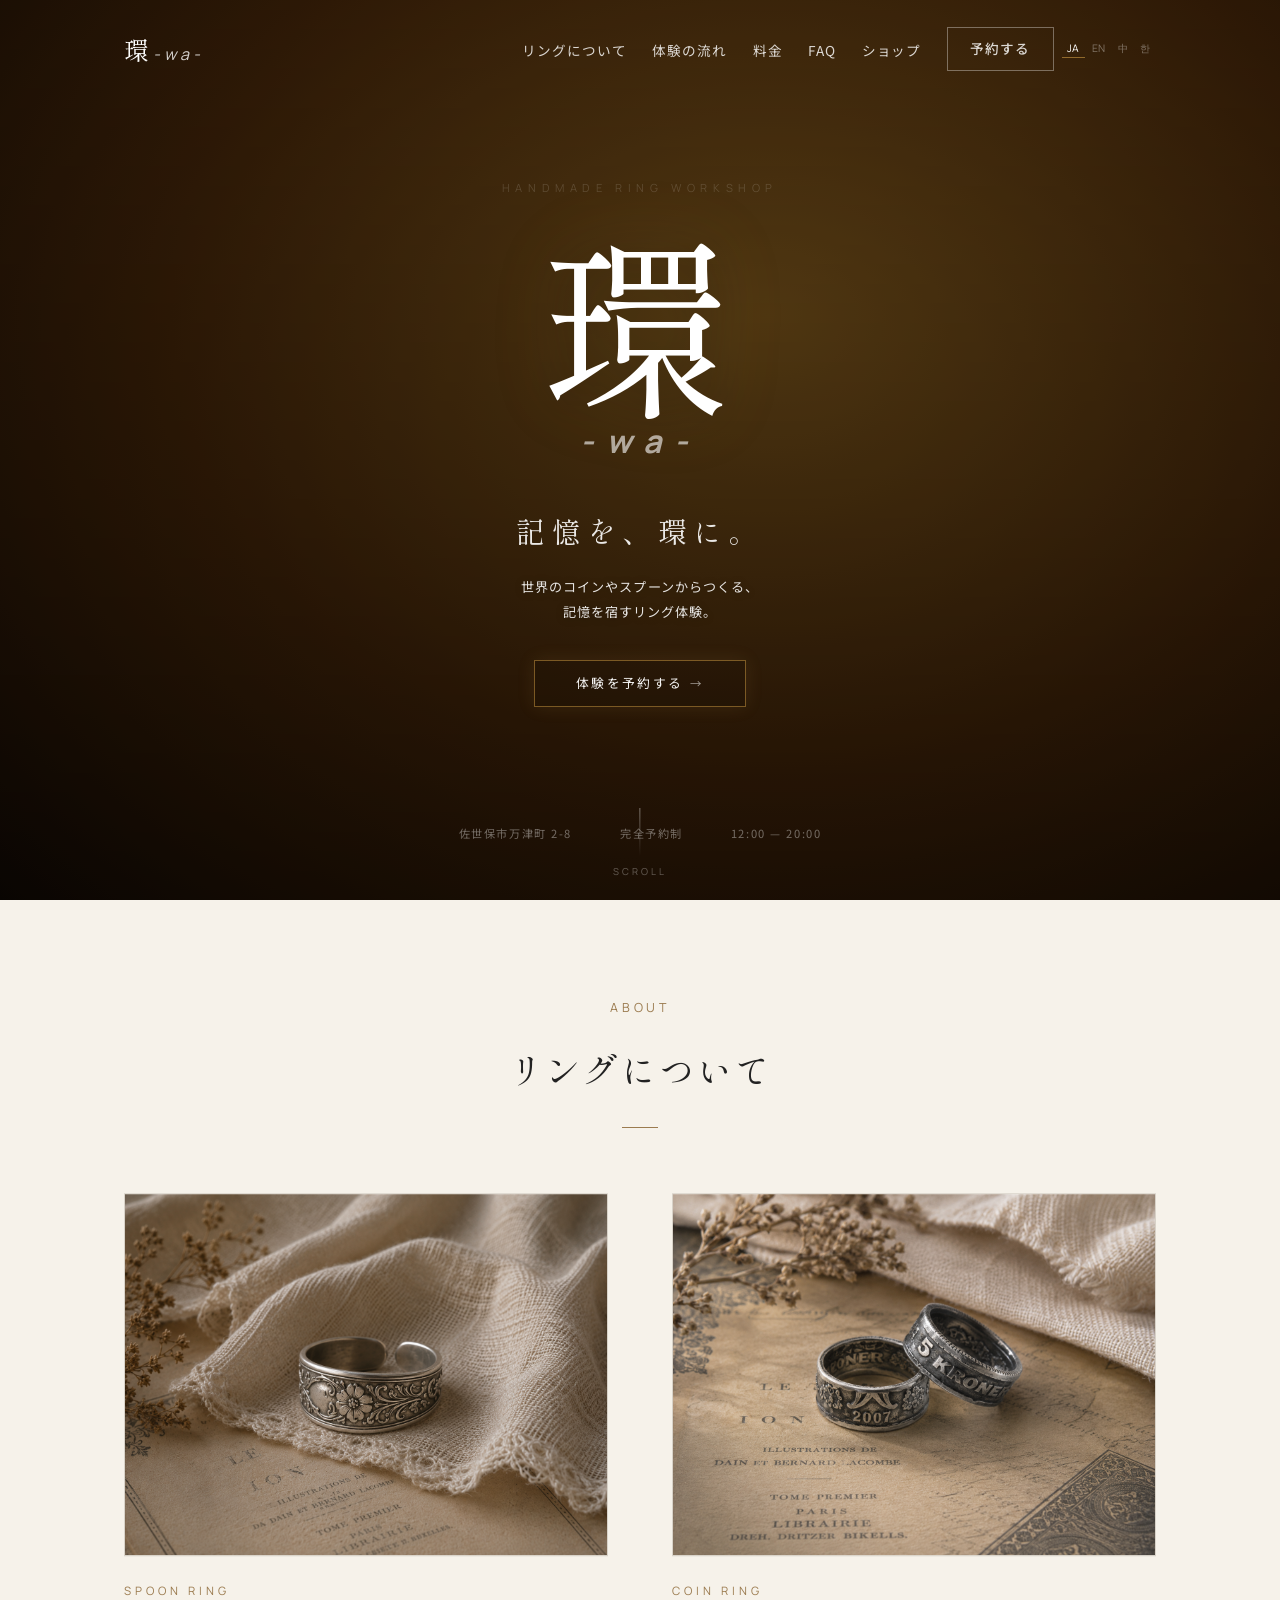
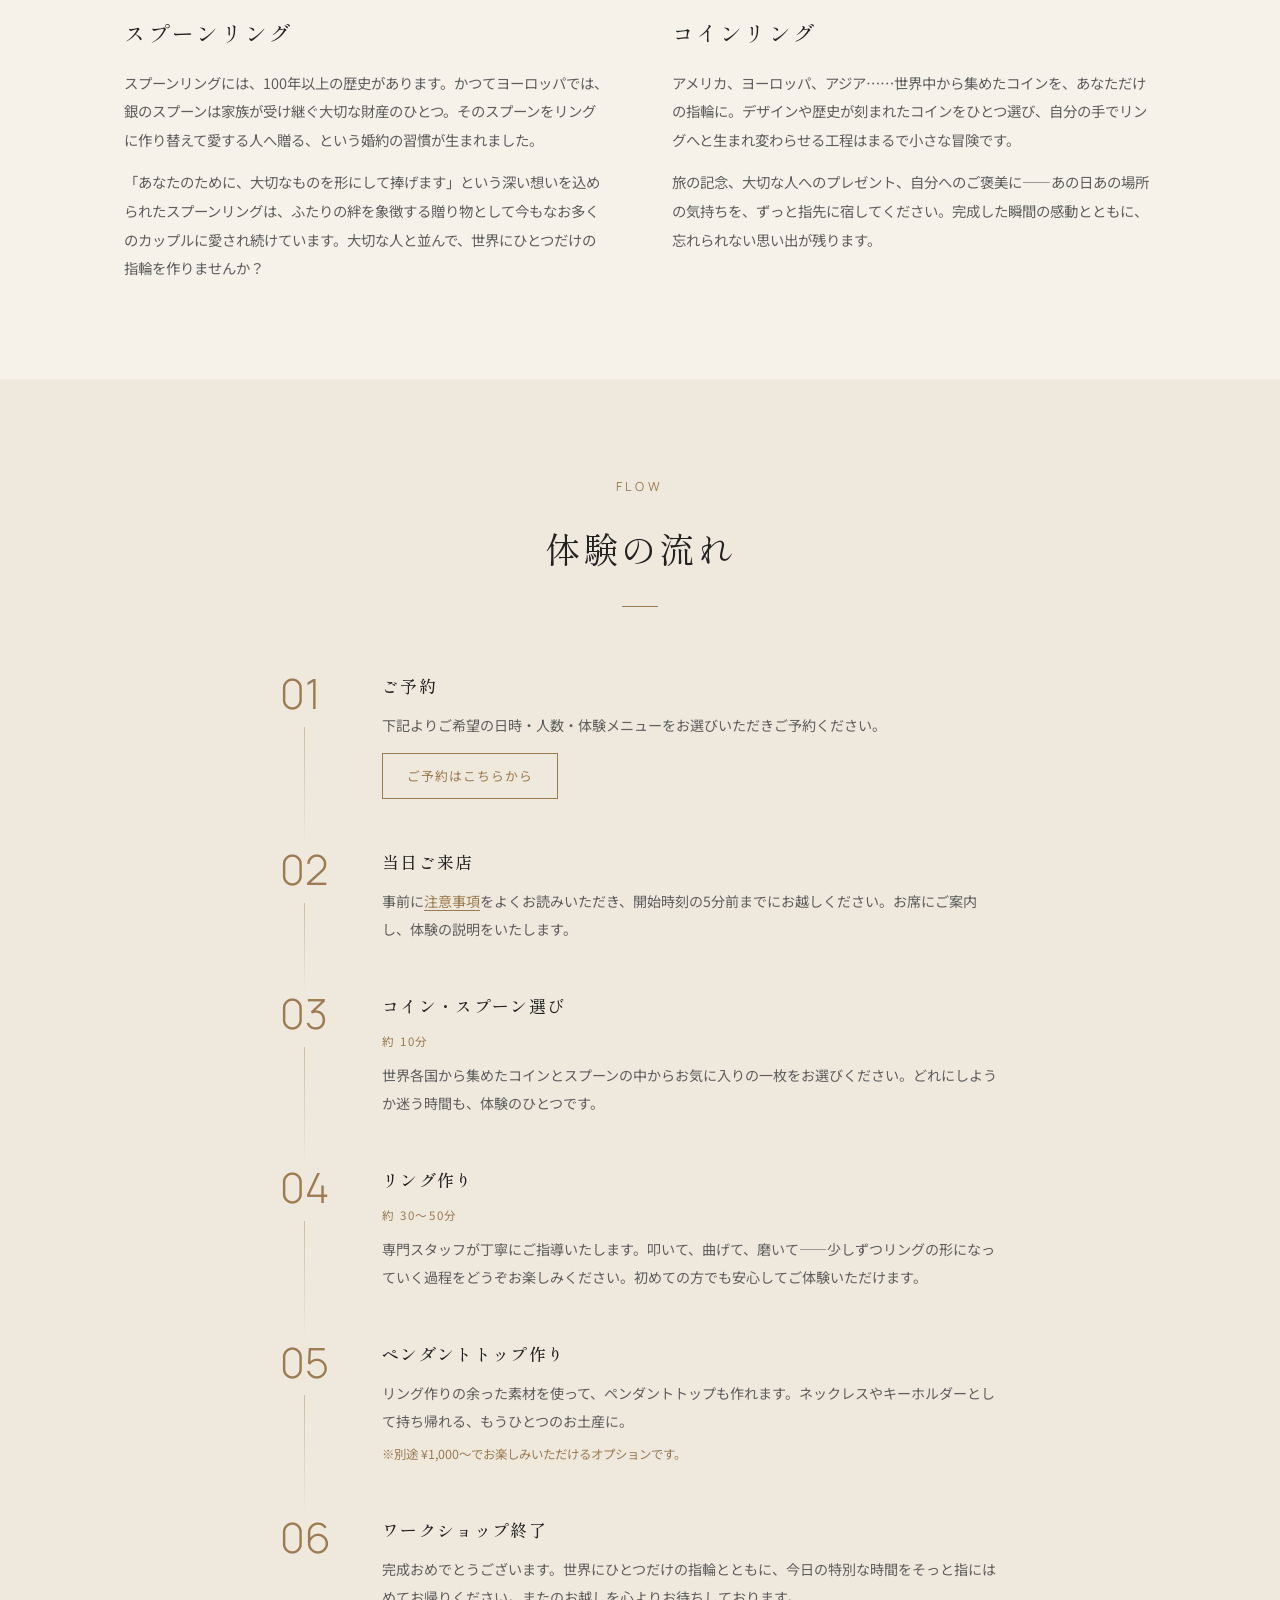
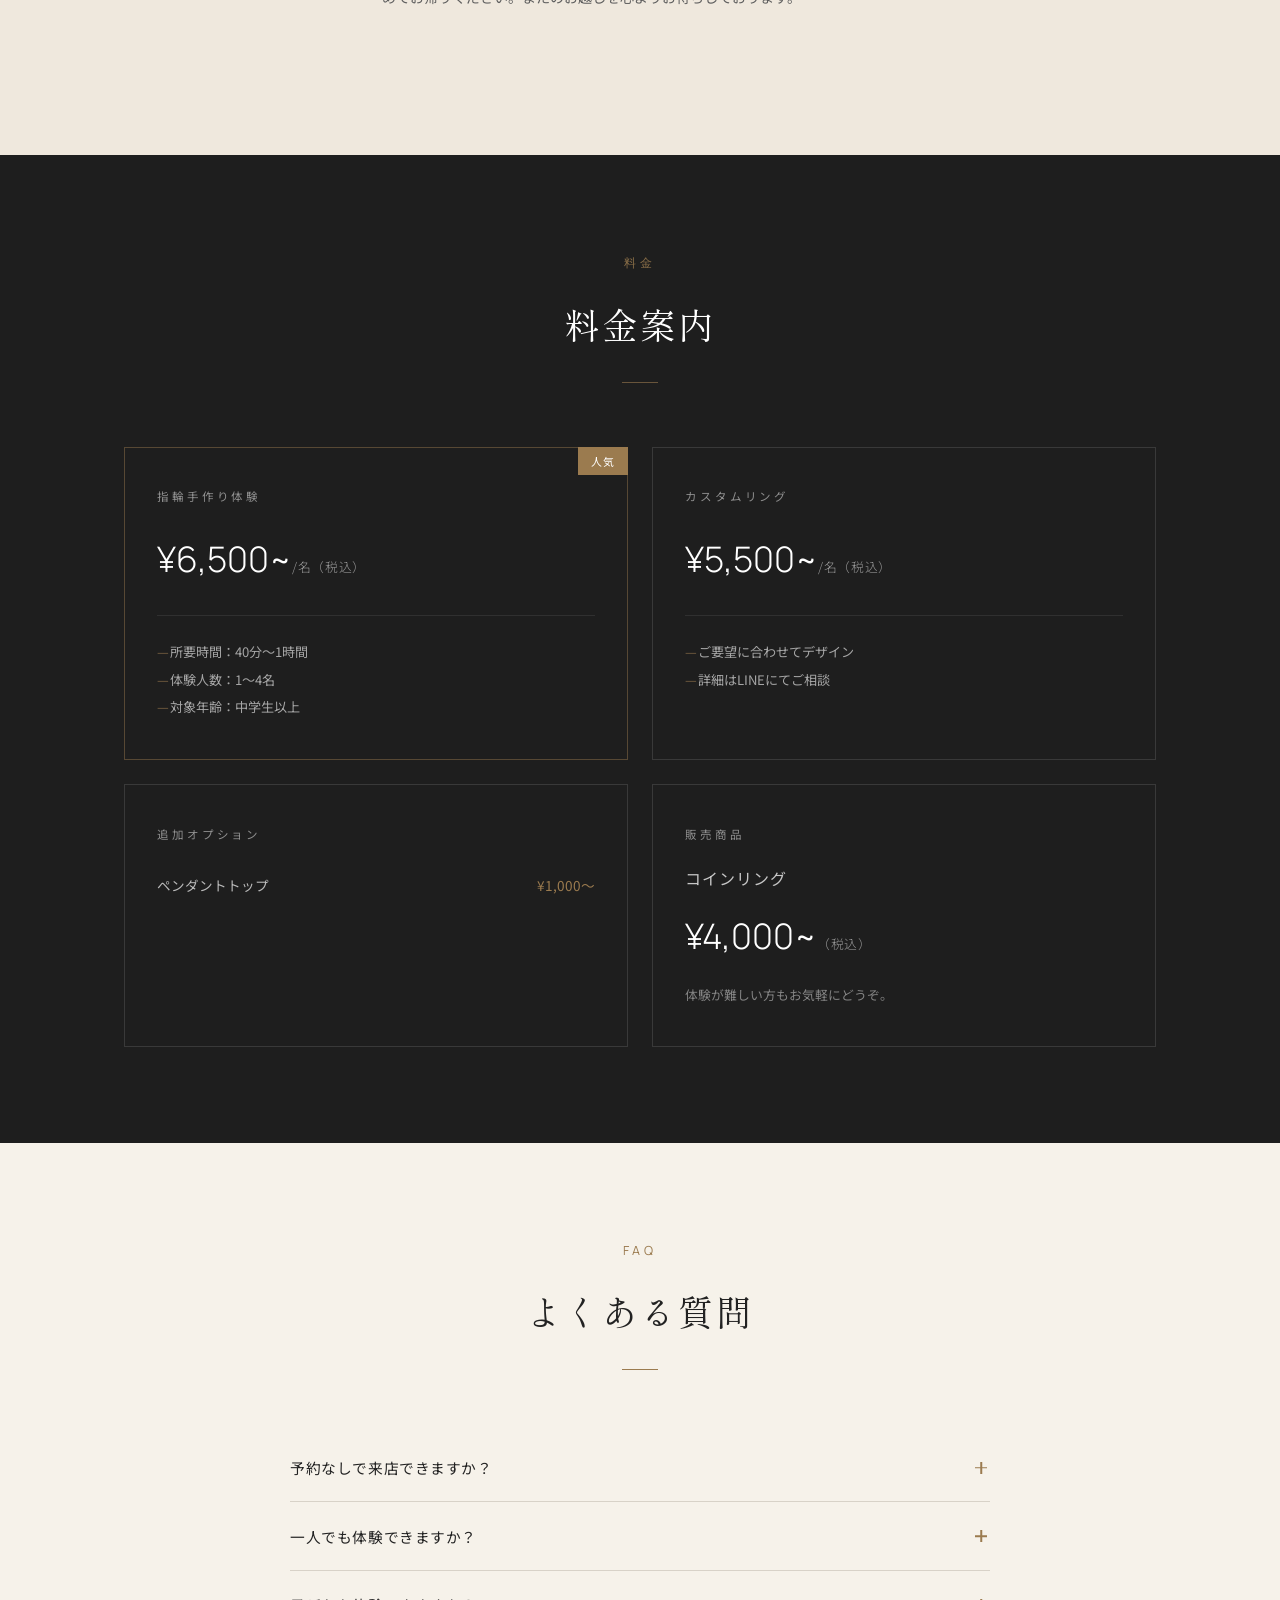
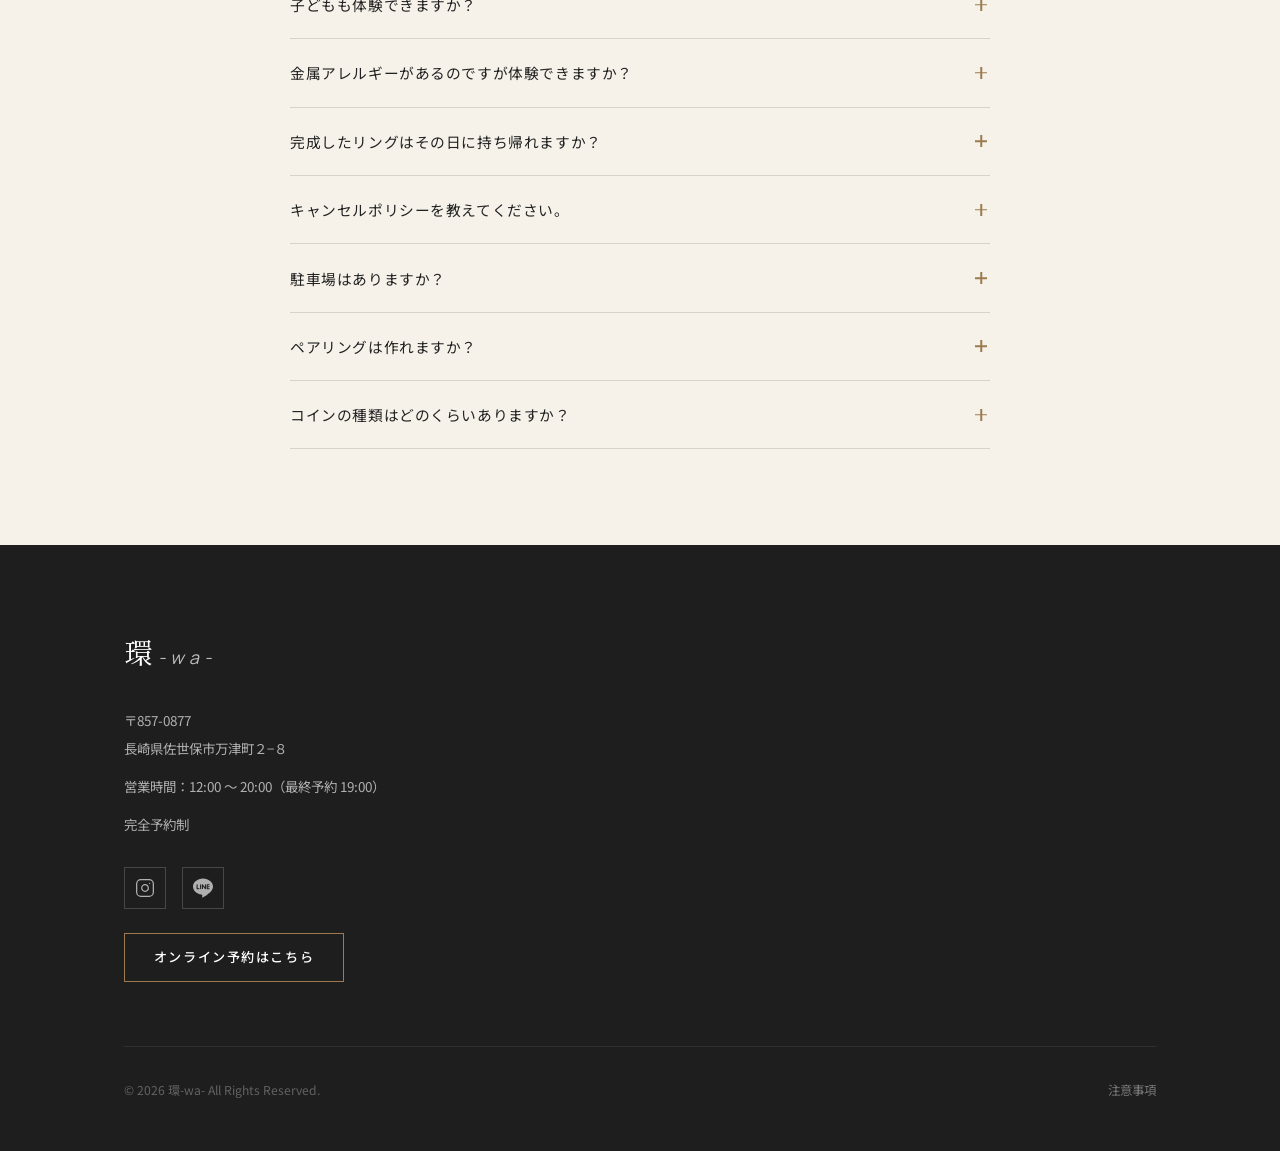
<file: index.html>
<!DOCTYPE html>
<html lang="ja">
<head>
  <meta charset="UTF-8">
  <meta name="viewport" content="width=device-width, initial-scale=1.0">
  <title>環-wa- | 手作りリング体験 佐世保・万津町</title>
  <meta name="description" content="長崎県佐世保市の手作りリング体験工房「環-wa-」。スプーンリングとコインリングを自分の手で作る特別な体験。完全予約制。¥6,500〜">
  <link rel="preconnect" href="https://fonts.googleapis.com">
  <link rel="preconnect" href="https://fonts.gstatic.com" crossorigin>
  <link href="https://fonts.googleapis.com/css2?family=Manrope:wght@300;400;500&family=Noto+Sans+JP:wght@300;400;500&family=Shippori+Mincho:wght@400;500&display=swap" rel="stylesheet">
  <link rel="stylesheet" href="styles.css">
</head>
<body>

  <!-- LOADER -->
  <div id="loader" role="status" data-i18n-aria="loader.ariaLabel" aria-label="読み込み中">
    <div class="loader-inner">
      <div class="loader-ring-wrap">
        <svg class="loader-ring" viewBox="0 0 100 100" aria-hidden="true">
          <circle class="ring-track" cx="50" cy="50" r="38"/>
          <circle id="ring-arc" class="ring-progress" cx="50" cy="50" r="38"
                  transform="rotate(-90 50 50)"/>
        </svg>
        <span class="loader-brand" aria-hidden="true">環</span>
      </div>
      <div class="loader-foot">
        <span id="loader-counter" class="loader-counter">0</span>
        <div id="loader-text" class="loader-text">
          <span class="loader-copy-jp" data-i18n="loader.copyJp">記憶を、環に。</span>
          <span class="loader-copy-en">Turn memories into a ring.</span>
        </div>
      </div>
    </div>
  </div>

  <!-- HEADER -->
  <header id="header">
    <div class="container header-inner">
      <a href="#" class="logo">環<span>-wa-</span></a>
      <nav>
        <ul class="nav-links" id="navLinks">
          <li><a href="#about" data-i18n="nav.about">リングについて</a></li>
          <li><a href="#flow" data-i18n="nav.flow">体験の流れ</a></li>
          <li><a href="#pricing" data-i18n="nav.pricing">料金</a></li>
          <li><a href="#faq">FAQ</a></li>
          <li><a href="shop.html" data-i18n="nav.shop">ショップ</a></li>
          <li>
            <a href="reserve.html" class="btn btn-nav" data-i18n="nav.reserve">予約する</a>
          </li>
          <!-- Mobile lang switcher — shown only in hamburger overlay -->
          <li class="nav-lang-item">
            <div class="lang-switcher lang-switcher--mobile" data-i18n-aria="aria.langSwitcher" aria-label="言語切替">
              <button class="lang-btn" data-lang="ja">JA</button>
              <button class="lang-btn" data-lang="en">EN</button>
              <button class="lang-btn" data-lang="zh">中</button>
              <button class="lang-btn" data-lang="ko">한</button>
            </div>
          </li>
        </ul>
        <!-- Desktop lang switcher -->
        <div class="lang-switcher" data-i18n-aria="aria.langSwitcher" aria-label="言語切替">
          <button class="lang-btn" data-lang="ja">JA</button>
          <button class="lang-btn" data-lang="en">EN</button>
          <button class="lang-btn" data-lang="zh">中</button>
          <button class="lang-btn" data-lang="ko">한</button>
        </div>
        <button class="hamburger" id="hamburger"
                data-i18n-aria="burger.open"
                aria-label="メニューを開く" aria-expanded="false">
          <span></span><span></span><span></span>
        </button>
      </nav>
    </div>
  </header>

  <!-- HERO -->
  <section id="hero">
    <div class="hero-bg" id="heroBg">
      <div class="hero-vid-wrap v1 active">
        <video autoplay muted playsinline loop preload="auto"
               src="videos/ring_hero_darker_v1.mp4"></video>
      </div>
      <div class="hero-vid-wrap v2">
        <video muted playsinline loop preload="none"
               data-src="videos/ring_hero_darker_v2.mp4"></video>
      </div>
      <div class="hero-vid-wrap v3">
        <video muted playsinline loop preload="none"
               data-src="videos/ring_hero_darker_v3.mp4"></video>
      </div>
    </div>
    <div class="hero-overlay" aria-hidden="true"></div>
    <div class="hero-content" id="heroContent">
      <p class="hero-eyebrow" data-i18n="hero.eyebrow">Handmade Ring Workshop</p>
      <h1 class="hero-mark">
        <span class="hero-kanji">環</span>
        <span class="hero-wa">-wa-</span>
      </h1>
      <p class="hero-copy-jp" data-i18n="hero.copy">記憶を、環に。</p>
      <p class="hero-tagline" data-i18n-html="hero.tagline">世界のコインやスプーンからつくる、<br>記憶を宿すリング体験。</p>
      <a href="reserve.html" class="btn-hero-reserve">
        <span data-i18n="hero.reserve">体験を予約する</span><span class="btn-arrow" aria-hidden="true">→</span>
      </a>
    </div>
    <div class="hero-foot" aria-hidden="true">
      <span data-i18n="hero.address">佐世保市万津町 2-8</span>
      <span data-i18n="hero.byReservation">完全予約制</span>
      <span data-i18n="hero.hours">12:00 — 20:00</span>
    </div>
    <div class="scroll-down" aria-hidden="true">
      <div class="scroll-line"></div>
      <span>SCROLL</span>
    </div>
  </section>

  <!-- ABOUT -->
  <section id="about" class="section">
    <div class="container">
      <div class="section-head reveal">
        <span class="section-label">ABOUT</span>
        <h2 data-i18n="about.heading">リングについて</h2>
        <div class="divider"></div>
      </div>
      <div class="about-grid">

        <div class="about-card reveal">
          <div class="about-img" data-parallax><img src="images/スプーンリング.png" data-i18n-alt="alt.spoonRing" alt="スプーンリング" loading="lazy"></div>
          <span class="about-tag">SPOON RING</span>
          <h3 data-i18n="about.spoon.title">スプーンリング</h3>
          <p data-i18n="about.spoon.p1">スプーンリングには、100年以上の歴史があります。かつてヨーロッパでは、銀のスプーンは家族が受け継ぐ大切な財産のひとつ。そのスプーンをリングに作り替えて愛する人へ贈る、という婚約の習慣が生まれました。</p>
          <p data-i18n="about.spoon.p2">「あなたのために、大切なものを形にして捧げます」という深い想いを込められたスプーンリングは、ふたりの絆を象徴する贈り物として今もなお多くのカップルに愛され続けています。大切な人と並んで、世界にひとつだけの指輪を作りませんか？</p>
        </div>

        <div class="about-card reveal">
          <div class="about-img" data-parallax><img src="images/コインリング.png" data-i18n-alt="alt.coinRing" alt="コインリング" loading="lazy"></div>
          <span class="about-tag">COIN RING</span>
          <h3 data-i18n="about.coin.title">コインリング</h3>
          <p data-i18n="about.coin.p1">アメリカ、ヨーロッパ、アジア……世界中から集めたコインを、あなただけの指輪に。デザインや歴史が刻まれたコインをひとつ選び、自分の手でリングへと生まれ変わらせる工程はまるで小さな冒険です。</p>
          <p data-i18n="about.coin.p2">旅の記念、大切な人へのプレゼント、自分へのご褒美に——あの日あの場所の気持ちを、ずっと指先に宿してください。完成した瞬間の感動とともに、忘れられない思い出が残ります。</p>
        </div>

      </div>
    </div>
  </section>

  <!-- FLOW -->
  <section id="flow" class="section section-warm">
    <div class="container">
      <div class="section-head reveal">
        <span class="section-label">FLOW</span>
        <h2 data-i18n="flow.heading">体験の流れ</h2>
        <div class="divider"></div>
      </div>
      <ol class="flow-list">

        <li class="flow-step reveal">
          <div class="flow-num">01</div>
          <div class="flow-body">
            <h3 data-i18n="flow.s01.title">ご予約</h3>
            <p data-i18n="flow.s01.p">下記よりご希望の日時・人数・体験メニューをお選びいただきご予約ください。</p>
            <a href="reserve.html" class="btn-reserve-sm" data-i18n="flow.s01.btn">ご予約はこちらから</a>
          </div>
        </li>

        <li class="flow-step reveal">
          <div class="flow-num">02</div>
          <div class="flow-body">
            <h3 data-i18n="flow.s02.title">当日ご来店</h3>
            <p data-i18n-html="flow.s02.p">事前に<a href="caution.html" class="text-link">注意事項</a>をよくお読みいただき、開始時刻の5分前までにお越しください。お席にご案内し、体験の説明をいたします。</p>
          </div>
        </li>

        <li class="flow-step reveal">
          <div class="flow-num">03</div>
          <div class="flow-body">
            <h3 data-i18n="flow.s03.title">コイン・スプーン選び</h3>
            <span class="flow-time" data-i18n="flow.s03.time">約 10分</span>
            <p data-i18n="flow.s03.p">世界各国から集めたコインとスプーンの中からお気に入りの一枚をお選びください。どれにしようか迷う時間も、体験のひとつです。</p>
          </div>
        </li>

        <li class="flow-step reveal">
          <div class="flow-num">04</div>
          <div class="flow-body">
            <h3 data-i18n="flow.s04.title">リング作り</h3>
            <span class="flow-time" data-i18n="flow.s04.time">約 30〜50分</span>
            <p data-i18n="flow.s04.p">専門スタッフが丁寧にご指導いたします。叩いて、曲げて、磨いて——少しずつリングの形になっていく過程をどうぞお楽しみください。初めての方でも安心してご体験いただけます。</p>
          </div>
        </li>

        <li class="flow-step reveal">
          <div class="flow-num">05</div>
          <div class="flow-body">
            <h3 data-i18n="flow.s05.title">ペンダントトップ作り</h3>
            <p data-i18n-html="flow.s05.p">リング作りの余った素材を使って、ペンダントトップも作れます。ネックレスやキーホルダーとして持ち帰れる、もうひとつのお土産に。<br><span class="inline-note">※別途 ¥1,000〜でお楽しみいただけるオプションです。</span></p>
          </div>
        </li>

        <li class="flow-step reveal">
          <div class="flow-num">06</div>
          <div class="flow-body">
            <h3 data-i18n="flow.s06.title">ワークショップ終了</h3>
            <p data-i18n="flow.s06.p">完成おめでとうございます。世界にひとつだけの指輪とともに、今日の特別な時間をそっと指にはめてお帰りください。またのお越しを心よりお待ちしております。</p>
          </div>
        </li>

      </ol>
    </div>
  </section>

  <!-- PRICING -->
  <section id="pricing" class="section section-dark">
    <div class="container">
      <div class="section-head section-head--light reveal">
        <span class="section-label" data-i18n="pricing.label">PRICE</span>
        <h2 data-i18n="pricing.heading">料金案内</h2>
        <div class="divider divider--light"></div>
      </div>
      <div class="pricing-grid">

        <div class="price-card price-card--main reveal">
          <span class="price-badge" data-i18n="pricing.badge">人気</span>
          <span class="price-cat" data-i18n="pricing.ring.cat">指輪手作り体験</span>
          <div class="price-val">¥6,500~<small data-i18n="pricing.ring.taxNote">/名（税込）</small></div>
          <ul class="price-meta">
            <li data-i18n="pricing.ring.meta1">所要時間：40分〜1時間</li>
            <li data-i18n="pricing.ring.meta2">体験人数：1〜4名</li>
            <li data-i18n="pricing.ring.meta3">対象年齢：中学生以上</li>
          </ul>
        </div>

        <div class="price-card reveal">
          <span class="price-cat" data-i18n="pricing.order.cat">カスタムリング</span>
          <div class="price-val">¥5,500~<small data-i18n="pricing.ring.taxNote">/名（税込）</small></div>
          <ul class="price-meta">
            <li data-i18n="pricing.order.meta1">ご要望に合わせてデザイン</li>
            <li data-i18n="pricing.order.meta2">詳細はLINEにてご相談</li>
          </ul>
        </div>

        <div class="price-card reveal">
          <span class="price-cat" data-i18n="pricing.option.cat">追加オプション</span>
          <ul class="price-option-list">
            <li><span data-i18n="pricing.option.pendant">ペンダントトップ</span><em>¥1,000〜</em></li>
          </ul>
        </div>

        <div class="price-card reveal">
          <span class="price-cat" data-i18n="pricing.sale.cat">販売商品</span>
          <p class="price-item-name" data-i18n="pricing.sale.name">コインリング</p>
          <div class="price-val">¥4,000~<small data-i18n="pricing.sale.taxNote">（税込）</small></div>
          <p class="price-desc" data-i18n="pricing.sale.desc">体験が難しい方もお気軽にどうぞ。</p>
        </div>

      </div>
    </div>
  </section>

  <!-- FAQ -->
  <section id="faq" class="section">
    <div class="container">
      <div class="section-head reveal">
        <span class="section-label">FAQ</span>
        <h2 data-i18n="faq.heading">よくある質問</h2>
        <div class="divider"></div>
      </div>
      <dl class="faq-list reveal">

        <div class="faq-item">
          <dt><button class="faq-q" aria-expanded="false"><span data-i18n="faq.q01">予約なしで来店できますか？</span><span class="faq-icon" aria-hidden="true"></span></button></dt>
          <dd class="faq-a"><div class="faq-inner" data-i18n-html="faq.a01">当工房は<strong>完全予約制</strong>となっております。公式LINEよりご予約のうえお越しください。当日のご予約もLINEにて承ります（空き状況によります）。</div></dd>
        </div>

        <div class="faq-item">
          <dt><button class="faq-q" aria-expanded="false"><span data-i18n="faq.q02">一人でも体験できますか？</span><span class="faq-icon" aria-hidden="true"></span></button></dt>
          <dd class="faq-a"><div class="faq-inner" data-i18n="faq.a02">もちろんです。おひとり様から最大4名様まで体験いただけます。おひとりでじっくり楽しまれるお客様も多くいらっしゃいます。</div></dd>
        </div>

        <div class="faq-item">
          <dt><button class="faq-q" aria-expanded="false"><span data-i18n="faq.q03">子どもも体験できますか？</span><span class="faq-icon" aria-hidden="true"></span></button></dt>
          <dd class="faq-a"><div class="faq-inner" data-i18n-html="faq.a03">安全上の理由から、対象年齢は<strong>中学生以上</strong>とさせていただいております。ご不明な点はLINEよりお気軽にお問い合わせください。</div></dd>
        </div>

        <div class="faq-item">
          <dt><button class="faq-q" aria-expanded="false"><span data-i18n="faq.q04">金属アレルギーがあるのですが体験できますか？</span><span class="faq-icon" aria-hidden="true"></span></button></dt>
          <dd class="faq-a"><div class="faq-inner" data-i18n-html="faq.a04">金属アレルギーをお持ちの方には、使用素材について事前にご相談させていただいております。ご予約時にLINEにてお知らせください。また、事前に<a href="caution.html" class="text-link">注意事項ページ</a>もご確認いただけますと幸いです。</div></dd>
        </div>

        <div class="faq-item">
          <dt><button class="faq-q" aria-expanded="false"><span data-i18n="faq.q05">完成したリングはその日に持ち帰れますか？</span><span class="faq-icon" aria-hidden="true"></span></button></dt>
          <dd class="faq-a"><div class="faq-inner" data-i18n="faq.a05">はい、当日お持ち帰りいただけます。専用のパッケージにお入れしてお渡しします。プレゼントにもそのままご利用いただけます。</div></dd>
        </div>

        <div class="faq-item">
          <dt><button class="faq-q" aria-expanded="false"><span data-i18n="faq.q06">キャンセルポリシーを教えてください。</span><span class="faq-icon" aria-hidden="true"></span></button></dt>
          <dd class="faq-a"><div class="faq-inner" data-i18n-html="faq.a06">ご予約の変更・キャンセルは、ご予約日の<strong>前日20時まで</strong>に公式LINEよりご連絡ください。当日のキャンセルはキャンセル料が発生する場合がございます。</div></dd>
        </div>

        <div class="faq-item">
          <dt><button class="faq-q" aria-expanded="false"><span data-i18n="faq.q07">駐車場はありますか？</span><span class="faq-icon" aria-hidden="true"></span></button></dt>
          <dd class="faq-a"><div class="faq-inner" data-i18n="faq.a07">専用駐車場はございませんが、近隣にコインパーキングがございます。公共交通機関でのご来店もぜひご検討ください。</div></dd>
        </div>

        <div class="faq-item">
          <dt><button class="faq-q" aria-expanded="false"><span data-i18n="faq.q08">ペアリングは作れますか？</span><span class="faq-icon" aria-hidden="true"></span></button></dt>
          <dd class="faq-a"><div class="faq-inner" data-i18n="faq.a08">同じコインやスプーンをお選びいただければペアリングとして仕上げることも可能です。カップルやご友人同士でのご体験をぜひどうぞ。</div></dd>
        </div>

        <div class="faq-item">
          <dt><button class="faq-q" aria-expanded="false"><span data-i18n="faq.q09">コインの種類はどのくらいありますか？</span><span class="faq-icon" aria-hidden="true"></span></button></dt>
          <dd class="faq-a"><div class="faq-inner" data-i18n="faq.a09">常時数十種類のコインをご用意しております。アメリカ、ヨーロッパ、アジアなどさまざまな国のコインをご覧いただけます。詳しくは当日スタッフにお尋ねください。</div></dd>
        </div>

      </dl>
    </div>
  </section>

  <!-- FOOTER -->
  <footer id="contact" class="site-footer">
    <div class="container">
      <div class="footer-grid">

        <div class="footer-info">
          <p class="footer-logo">環<span>-wa-</span></p>
          <address>
            <p data-i18n-html="footer.address">〒857-0877<br>長崎県佐世保市万津町２−８</p>
            <p data-i18n="footer.hours">営業時間：12:00 〜 20:00（最終予約 19:00）</p>
            <p data-i18n="footer.byRes">完全予約制</p>
          </address>
          <div class="footer-sns">
            <a href="https://www.instagram.com/" target="_blank" rel="noopener" class="sns-btn" aria-label="Instagram">
              <svg width="20" height="20" viewBox="0 0 24 24" fill="none" stroke="currentColor" stroke-width="1.5" stroke-linecap="round" stroke-linejoin="round" aria-hidden="true"><rect x="2" y="2" width="20" height="20" rx="5"/><path d="M16 11.37A4 4 0 1 1 12.63 8 4 4 0 0 1 16 11.37z"/><line x1="17.5" y1="6.5" x2="17.51" y2="6.5"/></svg>
            </a>
            <a href="https://line.me/R/ti/p/@wa_sasebo" target="_blank" rel="noopener" class="sns-btn" aria-label="LINE">
              <svg width="20" height="20" viewBox="0 0 24 24" fill="currentColor" aria-hidden="true"><path d="M19.365 9.863c.349 0 .63.285.63.631 0 .345-.281.63-.63.63H17.61v1.125h1.755c.349 0 .63.283.63.63 0 .344-.281.629-.63.629h-2.386c-.345 0-.627-.285-.627-.629V8.108c0-.345.282-.63.63-.63h2.386c.346 0 .627.285.627.63 0 .349-.281.63-.63.63H17.61v1.125h1.755zm-3.855 3.016c0 .27-.174.51-.432.596-.064.021-.133.031-.199.031-.211 0-.391-.09-.51-.25l-2.443-3.317v2.94c0 .344-.279.629-.631.629-.346 0-.626-.285-.626-.629V8.108c0-.27.173-.51.43-.595.06-.023.136-.033.194-.033.195 0 .375.104.495.254l2.462 3.33V8.108c0-.345.282-.63.63-.63.345 0 .63.285.63.63v4.771zm-5.741 0c0 .344-.282.629-.631.629-.345 0-.627-.285-.627-.629V8.108c0-.345.282-.63.63-.63.346 0 .628.285.628.63v4.771zm-2.466.629H4.917c-.345 0-.63-.285-.63-.629V8.108c0-.345.285-.63.63-.63.348 0 .63.285.63.63v4.141h1.756c.348 0 .629.283.629.63 0 .344-.281.629-.629.629M24 10.314C24 4.943 18.615.572 12 .572S0 4.943 0 10.314c0 4.811 4.27 8.842 10.035 9.608.391.082.923.258 1.058.59.12.301.079.766.038 1.08l-.164 1.02c-.045.301-.24 1.186 1.049.645 1.291-.539 6.916-4.078 9.436-6.975C23.176 14.393 24 12.458 24 10.314"/></svg>
            </a>
          </div>
          <a href="reserve.html" class="btn btn-primary btn-sm" data-i18n="footer.reserveBtn">
            オンライン予約はこちら
          </a>
        </div>

        <div class="footer-map">
          <iframe
            src="https://maps.google.com/maps?q=長崎県佐世保市万津町2-8&hl=ja&z=17&output=embed"
            allowfullscreen
            loading="lazy"
            data-i18n-title="map.title"
            title="環-wa- アクセスマップ"
          ></iframe>
        </div>

      </div>
      <div class="footer-bottom">
        <p data-i18n="footer.copyright">© 2026 環-wa- All Rights Reserved.</p>
        <a href="caution.html" class="footer-link" data-i18n="footer.caution">注意事項</a>
      </div>
    </div>
  </footer>

  <!-- MOBILE FIXED CTA -->
  <div class="mobile-fixed-cta" role="navigation" data-i18n-aria="aria.quickActions" aria-label="クイックアクション">
    <a href="https://line.me/R/ti/p/@wa_sasebo" target="_blank" rel="noopener" class="mcta-btn mcta-btn--line">
      <img src="images/icons8-line-48.png" width="20" height="20" alt="" aria-hidden="true">
      <span data-i18n="mcta.consult">相談する</span>
    </a>
    <a href="reserve.html" class="mcta-btn mcta-btn--reserve">
      <svg width="16" height="16" viewBox="0 0 24 24" fill="none" stroke="currentColor" stroke-width="1.5" stroke-linecap="round" stroke-linejoin="round" aria-hidden="true"><rect x="3" y="4" width="18" height="18" rx="2"/><line x1="16" y1="2" x2="16" y2="6"/><line x1="8" y1="2" x2="8" y2="6"/><line x1="3" y1="10" x2="21" y2="10"/></svg>
      <span data-i18n="mcta.reserve">体験を予約</span>
    </a>
  </div>

  <script src="i18n.js"></script>

  <script>
    // Header: transparent → opaque on scroll
    const header = document.getElementById('header');
    window.addEventListener('scroll', () => {
      header.classList.toggle('scrolled', window.scrollY > 60);
    }, { passive: true });

    // Hero: video crossfade + parallax
    (function() {
      var wraps = document.querySelectorAll('.hero-vid-wrap');
      var cur   = 0;
      if (wraps.length > 1) {
        setInterval(function() {
          wraps[cur].classList.remove('active');
          cur = (cur + 1) % wraps.length;
          var wrap = wraps[cur];
          wrap.classList.add('active');
          var vid = wrap.querySelector('video[data-src]');
          if (vid) {
            vid.src = vid.dataset.src;
            vid.removeAttribute('data-src');
            vid.load();
            vid.play().catch(function(){});
          }
          var nextVid = wraps[(cur + 1) % wraps.length].querySelector('video[data-src]');
          if (nextVid) { nextVid.preload = 'metadata'; }
        }, 7000);
      }
      if (!window.matchMedia('(prefers-reduced-motion: reduce)').matches) {
        var heroBg      = document.getElementById('heroBg');
        var heroContent = document.getElementById('heroContent');
        var heroEl      = document.getElementById('hero');
        var ticking     = false;
        window.addEventListener('scroll', function() {
          if (!ticking) {
            requestAnimationFrame(function() {
              var s = window.scrollY;
              var h = heroEl.offsetHeight;
              if (s <= h) {
                heroBg.style.transform    = 'translateY(' + (s * 0.22).toFixed(1) + 'px)';
                heroContent.style.opacity = Math.max(0, 1 - s / (h * 0.55)).toFixed(3);
              }
              ticking = false;
            });
            ticking = true;
          }
        }, { passive: true });
      }
    }());

    // Mobile CTA visibility
    (function() {
      var cta  = document.querySelector('.mobile-fixed-cta');
      var hero = document.getElementById('hero');
      if (!cta || !hero) return;
      var threshold = 0, ticking = false;
      function calcThreshold() { threshold = hero.offsetTop + hero.offsetHeight * 0.75; }
      function updateCta() { cta.classList.toggle('is-visible', window.scrollY > threshold); ticking = false; }
      calcThreshold();
      window.addEventListener('resize', calcThreshold, { passive: true });
      window.addEventListener('scroll', function() {
        if (!ticking) { requestAnimationFrame(updateCta); ticking = true; }
      }, { passive: true });
    }());

    // FAQ accordion
    document.querySelectorAll('.faq-q').forEach(btn => {
      btn.addEventListener('click', () => {
        const item = btn.closest('.faq-item');
        const ans  = item.querySelector('.faq-a');
        const open = item.classList.contains('open');
        document.querySelectorAll('.faq-item.open').forEach(el => {
          el.classList.remove('open');
          el.querySelector('.faq-q').setAttribute('aria-expanded', 'false');
          el.querySelector('.faq-a').style.maxHeight = null;
        });
        if (!open) {
          item.classList.add('open');
          btn.setAttribute('aria-expanded', 'true');
          ans.style.maxHeight = ans.scrollHeight + 'px';
        }
      });
    });

    // Mobile menu
    const hamburger = document.getElementById('hamburger');
    const navLinks  = document.getElementById('navLinks');
    hamburger.addEventListener('click', () => {
      const isOpen = navLinks.classList.toggle('open');
      hamburger.classList.toggle('open', isOpen);
      header.classList.toggle('menu-open', isOpen);
      hamburger.setAttribute('aria-expanded', String(isOpen));
      document.body.style.overflow = isOpen ? 'hidden' : '';
    });
    navLinks.querySelectorAll('a').forEach(a => {
      a.addEventListener('click', () => {
        navLinks.classList.remove('open');
        hamburger.classList.remove('open');
        header.classList.remove('menu-open');
        hamburger.setAttribute('aria-expanded', 'false');
        document.body.style.overflow = '';
      });
    });
  </script>

  <script>
    // Reveal + Image Parallax
    (function () {
      if (window.matchMedia('(prefers-reduced-motion: reduce)').matches) return;
      document.querySelectorAll('.reveal').forEach(function (el) {
        var peers = Array.from(el.parentElement.querySelectorAll('.reveal'));
        var idx   = peers.indexOf(el);
        if (idx > 0) el.style.transitionDelay = (idx * 0.08).toFixed(2) + 's';
      });
      var obs = new IntersectionObserver(function (entries) {
        entries.forEach(function (entry) {
          if (entry.isIntersecting) { entry.target.classList.add('is-visible'); obs.unobserve(entry.target); }
        });
      }, { threshold: 0.1, rootMargin: '0px 0px -50px 0px' });
      document.querySelectorAll('.reveal').forEach(function (el) { obs.observe(el); });
      var pEls = document.querySelectorAll('[data-parallax]');
      var ptick = false;
      if (pEls.length) {
        window.addEventListener('scroll', function () {
          if (!ptick) {
            requestAnimationFrame(function () {
              pEls.forEach(function (el) {
                var rect = el.getBoundingClientRect();
                var vh   = window.innerHeight;
                if (rect.bottom > -50 && rect.top < vh + 50) {
                  var mid = (rect.top + rect.height / 2) - vh / 2;
                  el.style.transform = 'translateY(' + (mid * 0.035).toFixed(1) + 'px)';
                }
              });
              ptick = false;
            });
            ptick = true;
          }
        }, { passive: true });
      }
    }());
  </script>

  <script>
    // Loader
    (function () {
      var loader = document.getElementById('loader');
      if (!loader) return;
      if (window.matchMedia('(prefers-reduced-motion: reduce)').matches) { loader.remove(); return; }
      var arc     = document.getElementById('ring-arc');
      var counter = document.getElementById('loader-counter');
      var text    = document.getElementById('loader-text');
      var brand   = document.querySelector('.loader-brand');
      var C       = 2 * Math.PI * 38;
      arc.style.strokeDasharray  = C;
      arc.style.strokeDashoffset = C;
      var DURATION = 2200, startTime = null;
      function ease(t) { return t < 0.5 ? 4*t*t*t : 1 - Math.pow(-2*t+2,3)/2; }
      function tick(ts) {
        if (!startTime) startTime = ts;
        var raw = Math.min((ts - startTime) / DURATION, 1);
        var p   = ease(raw);
        arc.style.strokeDashoffset = C * (1 - p);
        counter.textContent = String(Math.floor(p * 100)).padStart(3, '0') + '%';
        if (raw < 1) { requestAnimationFrame(tick); }
        else {
          arc.style.strokeDashoffset = 0;
          counter.textContent = '100%';
          setTimeout(function () {
            counter.classList.add('hide');
            text.classList.add('show');
            if (brand) brand.classList.add('lit');
            setTimeout(function () {
              loader.classList.add('is-done');
              loader.addEventListener('transitionend', function () { loader.remove(); }, { once: true });
            }, 1100);
          }, 300);
        }
      }
      requestAnimationFrame(tick);
    }());
  </script>
</body>
</html>
</file>
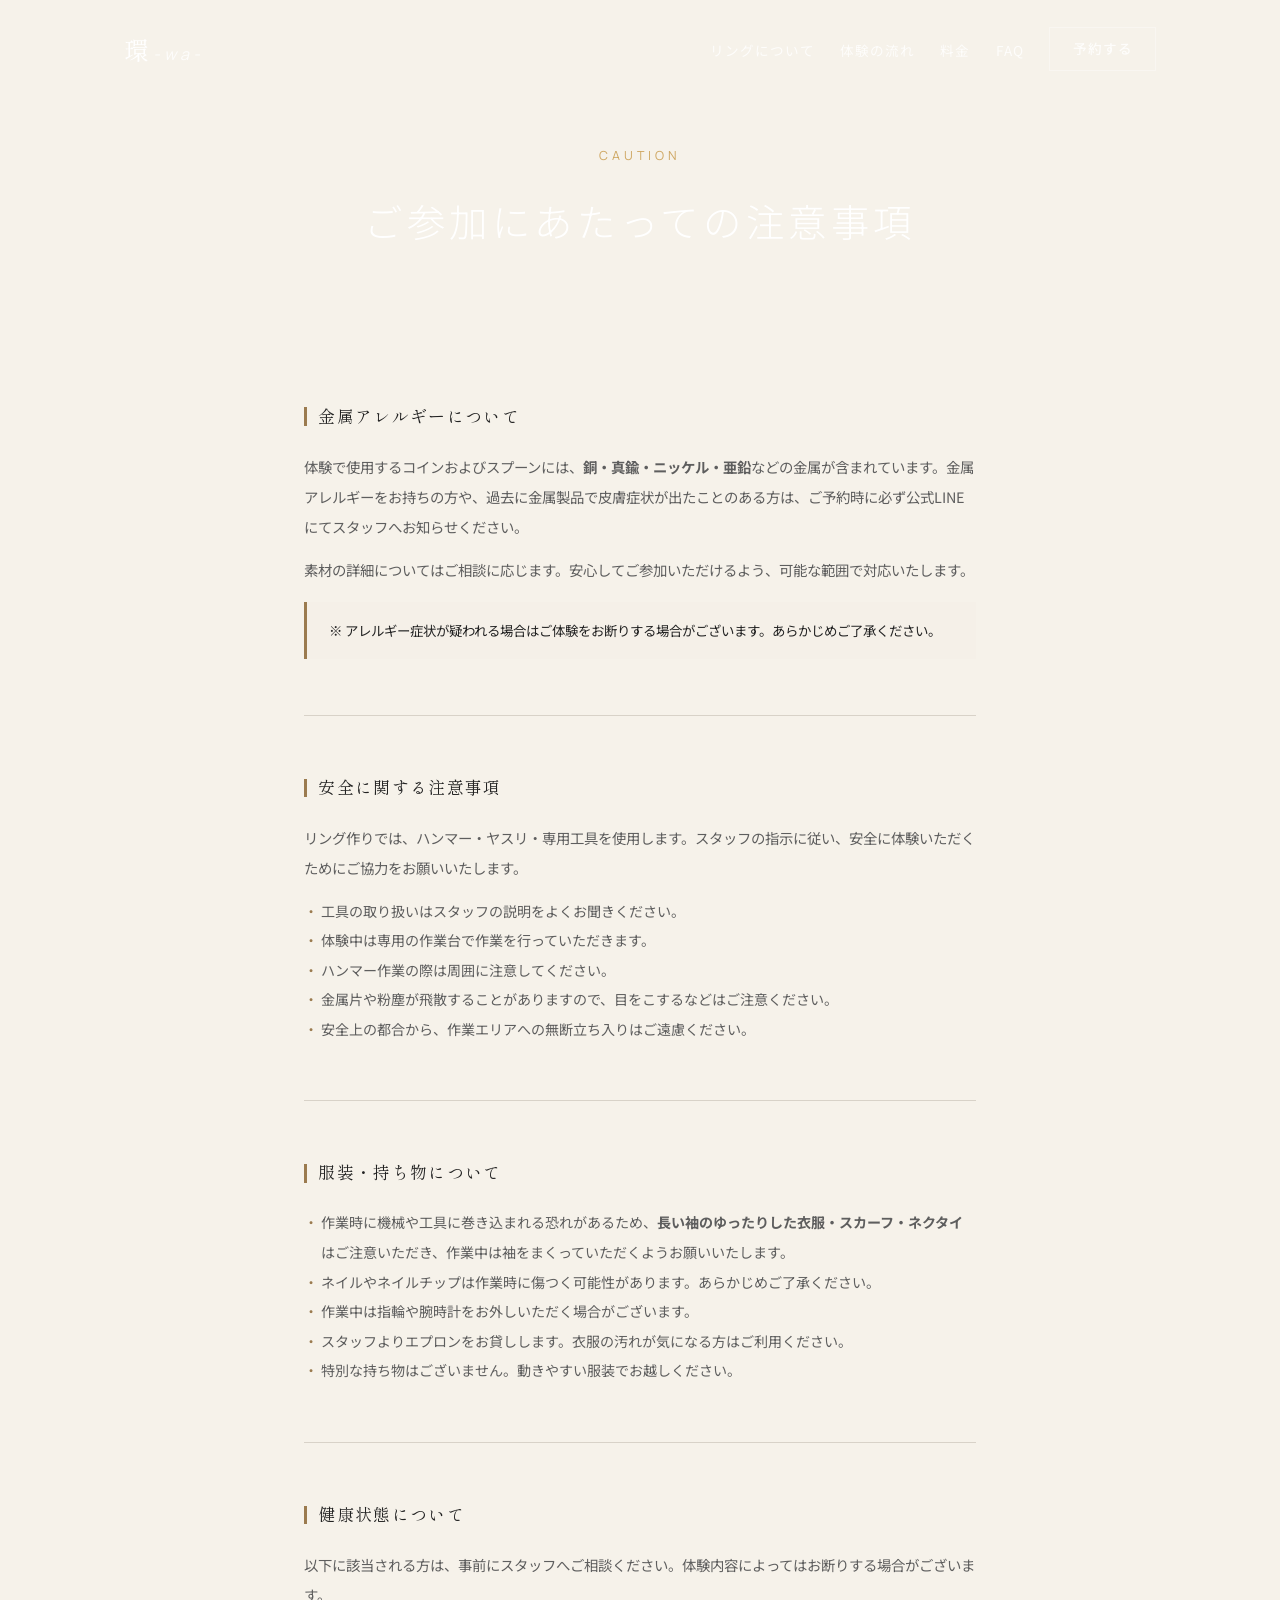
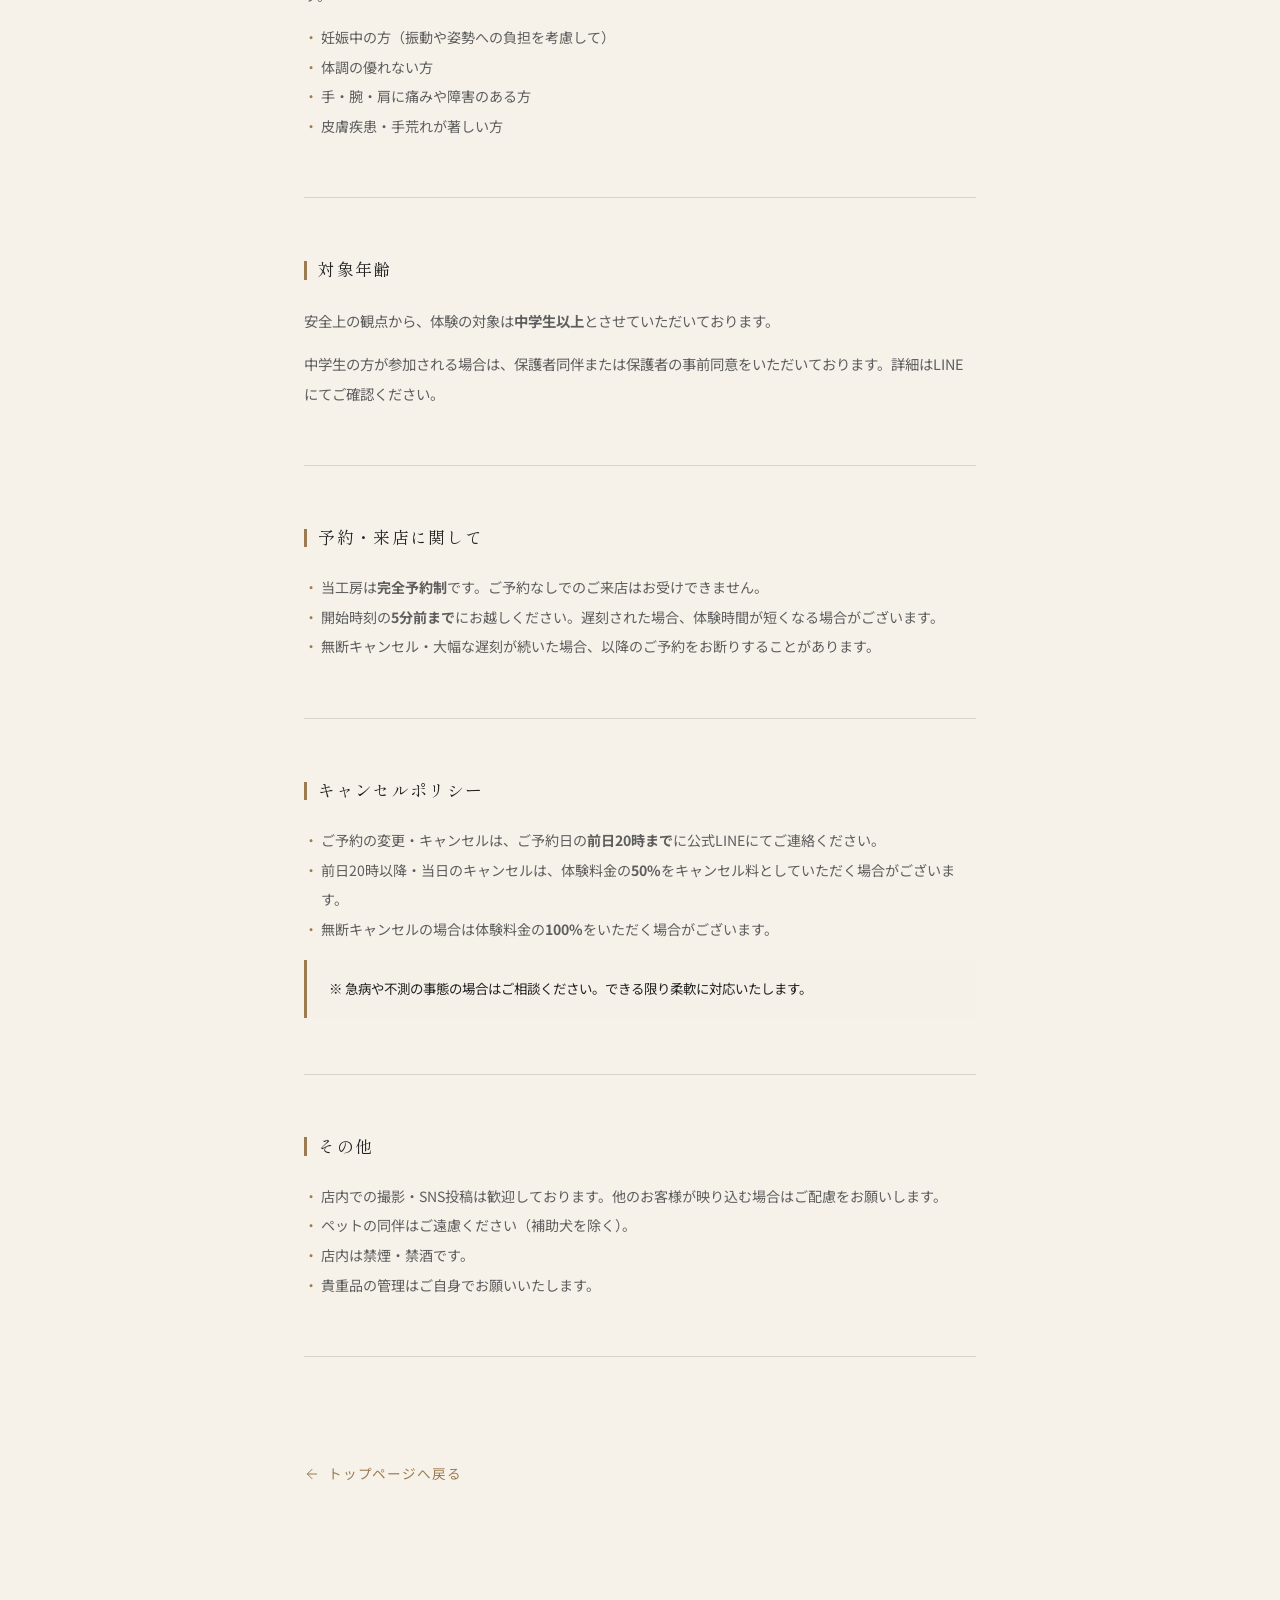
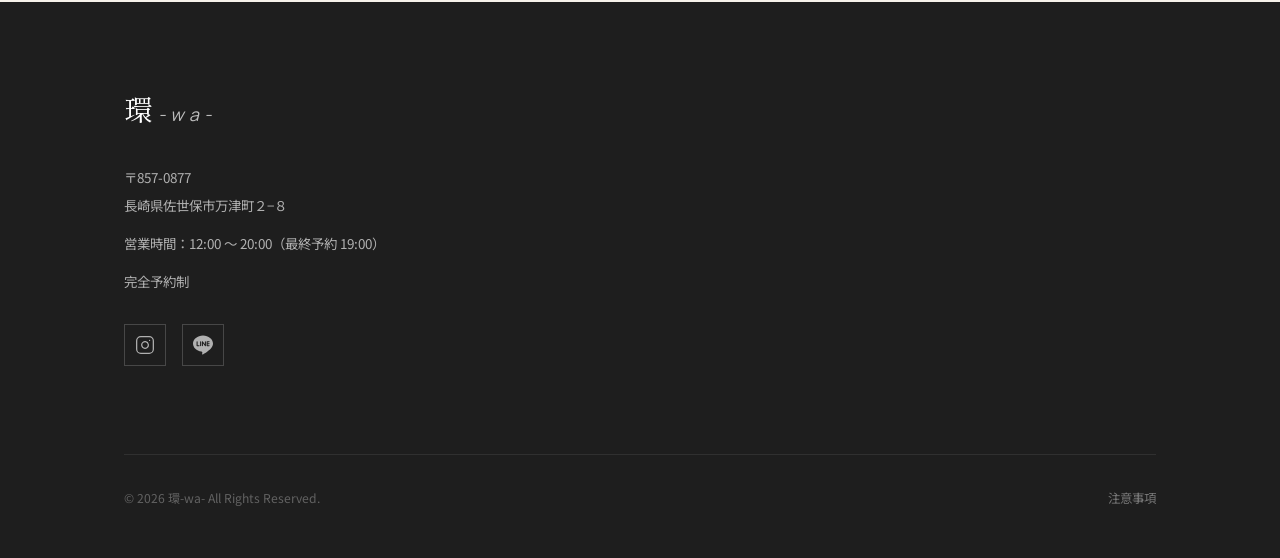
<file: caution.html>
<!DOCTYPE html>
<html lang="ja">
<head>
  <meta charset="UTF-8">
  <meta name="viewport" content="width=device-width, initial-scale=1.0">
  <title>注意事項 | 環-wa-</title>
  <meta name="description" content="環-wa- 体験ご参加にあたっての注意事項。金属アレルギー・安全・服装・キャンセルポリシーについて。">
  <link rel="preconnect" href="https://fonts.googleapis.com">
  <link rel="preconnect" href="https://fonts.gstatic.com" crossorigin>
  <link href="https://fonts.googleapis.com/css2?family=Manrope:wght@300;400;500&family=Noto+Sans+JP:wght@300;400;500&family=Shippori+Mincho:wght@400;500&display=swap" rel="stylesheet">
  <link rel="stylesheet" href="styles.css">
  <style>
    .caution-hero {
      background: var(--bg-dark);
      color: var(--white);
      padding: 9rem 0 4rem;
      text-align: center;
    }
    .caution-hero .section-label {
      color: rgba(196,147,63,0.8);
    }
    .caution-hero h1 {
      font-size: clamp(1.6rem, 3.5vw, 2.4rem);
      font-weight: 300;
      letter-spacing: 0.12em;
      margin-top: 0.8rem;
    }
    .caution-body {
      max-width: 720px;
      margin: 0 auto;
      padding: 5rem 1.5rem 7rem;
    }
    .caution-section {
      margin-bottom: 3.5rem;
      padding-bottom: 3.5rem;
      border-bottom: 1px solid var(--border-soft);
    }
    .caution-section:last-child {
      border-bottom: none;
      margin-bottom: 0;
    }
    .caution-section h2 {
      font-family: var(--heading);
      font-size: 1.05rem;
      font-weight: 400;
      letter-spacing: 0.08em;
      color: var(--text-primary);
      margin-bottom: 1.2rem;
      display: flex;
      align-items: center;
      gap: 0.7rem;
    }
    .caution-section h2::before {
      content: '';
      display: inline-block;
      width: 3px; height: 1.1em;
      background: var(--accent-primary);
      flex-shrink: 0;
    }
    .caution-section p {
      font-size: 0.9rem;
      color: var(--text-secondary);
      line-height: 2.1;
      margin-bottom: 0.8rem;
    }
    .caution-section p:last-child { margin-bottom: 0; }
    .caution-section ul {
      margin-top: 0.6rem;
    }
    .caution-section ul li {
      font-size: 0.88rem;
      color: var(--text-secondary);
      line-height: 2.1;
      padding-left: 1.2em;
      position: relative;
    }
    .caution-section ul li::before {
      content: '・';
      position: absolute; left: 0;
      color: var(--accent-primary);
    }
    .caution-notice {
      background: #F5F0E8;
      border-left: 3px solid var(--accent-primary);
      padding: 1rem 1.4rem;
      margin-top: 1rem;
      font-size: 0.84rem;
      color: var(--text-primary);
      line-height: 1.9;
    }
    .back-btn {
      display: inline-flex;
      align-items: center;
      gap: 0.5rem;
      text-decoration: none;
      color: var(--accent-primary);
      font-size: 0.85rem;
      letter-spacing: 0.06em;
      margin-top: 3rem;
      transition: gap 0.2s ease;
    }
    .back-btn:hover { gap: 0.8rem; }
    .back-btn svg { flex-shrink: 0; }
  </style>
</head>
<body>

  <!-- HEADER -->
  <header id="header" class="scrolled">
    <div class="container header-inner">
      <a href="index.html" class="logo">環<span>-wa-</span></a>
      <nav>
        <ul class="nav-links" id="navLinks">
          <li><a href="index.html#about">リングについて</a></li>
          <li><a href="index.html#flow">体験の流れ</a></li>
          <li><a href="index.html#pricing">料金</a></li>
          <li><a href="index.html#faq">FAQ</a></li>
          <li>
            <a href="https://line.me/R/ti/p/@wa_sasebo" target="_blank" rel="noopener" class="btn btn-nav">
              予約する
            </a>
          </li>
        </ul>
        <button class="hamburger" id="hamburger" aria-label="メニューを開く" aria-expanded="false">
          <span></span><span></span><span></span>
        </button>
      </nav>
    </div>
  </header>

  <!-- HERO -->
  <div class="caution-hero">
    <div class="container">
      <span class="section-label">CAUTION</span>
      <h1>ご参加にあたっての注意事項</h1>
    </div>
  </div>

  <!-- BODY -->
  <main class="caution-body">

    <div class="caution-section">
      <h2>金属アレルギーについて</h2>
      <p>体験で使用するコインおよびスプーンには、<strong>銅・真鍮・ニッケル・亜鉛</strong>などの金属が含まれています。金属アレルギーをお持ちの方や、過去に金属製品で皮膚症状が出たことのある方は、ご予約時に必ず公式LINEにてスタッフへお知らせください。</p>
      <p>素材の詳細についてはご相談に応じます。安心してご参加いただけるよう、可能な範囲で対応いたします。</p>
      <div class="caution-notice">
        ※ アレルギー症状が疑われる場合はご体験をお断りする場合がございます。あらかじめご了承ください。
      </div>
    </div>

    <div class="caution-section">
      <h2>安全に関する注意事項</h2>
      <p>リング作りでは、ハンマー・ヤスリ・専用工具を使用します。スタッフの指示に従い、安全に体験いただくためにご協力をお願いいたします。</p>
      <ul>
        <li>工具の取り扱いはスタッフの説明をよくお聞きください。</li>
        <li>体験中は専用の作業台で作業を行っていただきます。</li>
        <li>ハンマー作業の際は周囲に注意してください。</li>
        <li>金属片や粉塵が飛散することがありますので、目をこするなどはご注意ください。</li>
        <li>安全上の都合から、作業エリアへの無断立ち入りはご遠慮ください。</li>
      </ul>
    </div>

    <div class="caution-section">
      <h2>服装・持ち物について</h2>
      <ul>
        <li>作業時に機械や工具に巻き込まれる恐れがあるため、<strong>長い袖のゆったりした衣服・スカーフ・ネクタイ</strong>はご注意いただき、作業中は袖をまくっていただくようお願いいたします。</li>
        <li>ネイルやネイルチップは作業時に傷つく可能性があります。あらかじめご了承ください。</li>
        <li>作業中は指輪や腕時計をお外しいただく場合がございます。</li>
        <li>スタッフよりエプロンをお貸しします。衣服の汚れが気になる方はご利用ください。</li>
        <li>特別な持ち物はございません。動きやすい服装でお越しください。</li>
      </ul>
    </div>

    <div class="caution-section">
      <h2>健康状態について</h2>
      <p>以下に該当される方は、事前にスタッフへご相談ください。体験内容によってはお断りする場合がございます。</p>
      <ul>
        <li>妊娠中の方（振動や姿勢への負担を考慮して）</li>
        <li>体調の優れない方</li>
        <li>手・腕・肩に痛みや障害のある方</li>
        <li>皮膚疾患・手荒れが著しい方</li>
      </ul>
    </div>

    <div class="caution-section">
      <h2>対象年齢</h2>
      <p>安全上の観点から、体験の対象は<strong>中学生以上</strong>とさせていただいております。</p>
      <p>中学生の方が参加される場合は、保護者同伴または保護者の事前同意をいただいております。詳細はLINEにてご確認ください。</p>
    </div>

    <div class="caution-section">
      <h2>予約・来店に関して</h2>
      <ul>
        <li>当工房は<strong>完全予約制</strong>です。ご予約なしでのご来店はお受けできません。</li>
        <li>開始時刻の<strong>5分前まで</strong>にお越しください。遅刻された場合、体験時間が短くなる場合がございます。</li>
        <li>無断キャンセル・大幅な遅刻が続いた場合、以降のご予約をお断りすることがあります。</li>
      </ul>
    </div>

    <div class="caution-section">
      <h2>キャンセルポリシー</h2>
      <ul>
        <li>ご予約の変更・キャンセルは、ご予約日の<strong>前日20時まで</strong>に公式LINEにてご連絡ください。</li>
        <li>前日20時以降・当日のキャンセルは、体験料金の<strong>50%</strong>をキャンセル料としていただく場合がございます。</li>
        <li>無断キャンセルの場合は体験料金の<strong>100%</strong>をいただく場合がございます。</li>
      </ul>
      <div class="caution-notice">
        ※ 急病や不測の事態の場合はご相談ください。できる限り柔軟に対応いたします。
      </div>
    </div>

    <div class="caution-section">
      <h2>その他</h2>
      <ul>
        <li>店内での撮影・SNS投稿は歓迎しております。他のお客様が映り込む場合はご配慮をお願いします。</li>
        <li>ペットの同伴はご遠慮ください（補助犬を除く）。</li>
        <li>店内は禁煙・禁酒です。</li>
        <li>貴重品の管理はご自身でお願いいたします。</li>
      </ul>
    </div>

    <a href="index.html" class="back-btn">
      <svg width="16" height="16" viewBox="0 0 24 24" fill="none" stroke="currentColor" stroke-width="1.5" stroke-linecap="round" stroke-linejoin="round" aria-hidden="true"><path d="M19 12H5M12 5l-7 7 7 7"/></svg>
      トップページへ戻る
    </a>

  </main>

  <!-- FOOTER -->
  <footer class="site-footer">
    <div class="container">
      <div class="footer-grid">
        <div class="footer-info">
          <p class="footer-logo">環<span>-wa-</span></p>
          <address>
            <p>〒857-0877<br>長崎県佐世保市万津町２−８</p>
            <p>営業時間：12:00 〜 20:00（最終予約 19:00）</p>
            <p>完全予約制</p>
          </address>
          <div class="footer-sns">
            <a href="https://www.instagram.com/" target="_blank" rel="noopener" class="sns-btn" aria-label="Instagram">
              <svg width="20" height="20" viewBox="0 0 24 24" fill="none" stroke="currentColor" stroke-width="1.5" stroke-linecap="round" stroke-linejoin="round" aria-hidden="true"><rect x="2" y="2" width="20" height="20" rx="5"/><path d="M16 11.37A4 4 0 1 1 12.63 8 4 4 0 0 1 16 11.37z"/><line x1="17.5" y1="6.5" x2="17.51" y2="6.5"/></svg>
            </a>
            <a href="https://line.me/R/ti/p/@wa_sasebo" target="_blank" rel="noopener" class="sns-btn" aria-label="LINE">
              <svg width="20" height="20" viewBox="0 0 24 24" fill="currentColor" aria-hidden="true"><path d="M19.365 9.863c.349 0 .63.285.63.631 0 .345-.281.63-.63.63H17.61v1.125h1.755c.349 0 .63.283.63.63 0 .344-.281.629-.63.629h-2.386c-.345 0-.627-.285-.627-.629V8.108c0-.345.282-.63.63-.63h2.386c.346 0 .627.285.627.63 0 .349-.281.63-.63.63H17.61v1.125h1.755zm-3.855 3.016c0 .27-.174.51-.432.596-.064.021-.133.031-.199.031-.211 0-.391-.09-.51-.25l-2.443-3.317v2.94c0 .344-.279.629-.631.629-.346 0-.626-.285-.626-.629V8.108c0-.27.173-.51.43-.595.06-.023.136-.033.194-.033.195 0 .375.104.495.254l2.462 3.33V8.108c0-.345.282-.63.63-.63.345 0 .63.285.63.63v4.771zm-5.741 0c0 .344-.282.629-.631.629-.345 0-.627-.285-.627-.629V8.108c0-.345.282-.63.63-.63.346 0 .628.285.628.63v4.771zm-2.466.629H4.917c-.345 0-.63-.285-.63-.629V8.108c0-.345.285-.63.63-.63.348 0 .63.285.63.63v4.141h1.756c.348 0 .629.283.629.63 0 .344-.281.629-.629.629M24 10.314C24 4.943 18.615.572 12 .572S0 4.943 0 10.314c0 4.811 4.27 8.842 10.035 9.608.391.082.923.258 1.058.59.12.301.079.766.038 1.08l-.164 1.02c-.045.301-.24 1.186 1.049.645 1.291-.539 6.916-4.078 9.436-6.975C23.176 14.393 24 12.458 24 10.314"/></svg>
            </a>
          </div>
        </div>
        <div class="footer-map">
          <iframe
            src="https://maps.google.com/maps?q=長崎県佐世保市万津町2-8&hl=ja&z=17&output=embed"
            allowfullscreen
            loading="lazy"
            title="環-wa- アクセスマップ"
          ></iframe>
        </div>
      </div>
      <div class="footer-bottom">
        <p>© 2026 環-wa- All Rights Reserved.</p>
        <a href="caution.html" class="footer-link">注意事項</a>
      </div>
    </div>
  </footer>

  <script>
    const header = document.getElementById('header');
    window.addEventListener('scroll', () => {
      header.classList.toggle('scrolled', window.scrollY > 60);
    }, { passive: true });

    const hamburger = document.getElementById('hamburger');
    const navLinks  = document.getElementById('navLinks');
    hamburger.addEventListener('click', () => {
      const isOpen = navLinks.classList.toggle('open');
      hamburger.classList.toggle('open', isOpen);
      hamburger.setAttribute('aria-expanded', String(isOpen));
      document.body.style.overflow = isOpen ? 'hidden' : '';
    });
  </script>
</body>
</html>
</file>
<file: styles.css>
/* ============================================================
   環-wa- stylesheet
   ============================================================ */

/* ── Reset & base ─────────────────────────────────────────── */
*, *::before, *::after { box-sizing: border-box; margin: 0; padding: 0; }

:root {
  --bg-primary:     #F6F2EA;
  --bg-secondary:   #EFE8DD;
  --text-primary:   #222222;
  --text-secondary: #5E5E5E;
  --accent-primary: #9B7B4F;
  --accent-dark:    #7A5E3A;
  --border-soft:    #D8D2C8;
  --surface-dark:   #1E1E1E;
  --white:          #FFFFFF;
  --line:           #06C755;

  --jp:      'Noto Sans JP', sans-serif;
  --en:      'Manrope', sans-serif;
  --heading: 'Shippori Mincho', serif;
  --max-w: 1080px;
  --ease:  0.3s ease;
}

html { scroll-behavior: smooth; overflow-x: hidden; }
body {
  font-family: var(--jp);
  background: var(--bg-primary);
  color: var(--text-primary);
  line-height: 1.9;
  font-size: 16px;
  -webkit-font-smoothing: antialiased;
  -moz-osx-font-smoothing: grayscale;
  text-rendering: optimizeLegibility;
  overflow-x: hidden;
}
img  { display: block; max-width: 100%; }
a    { color: inherit; }
ol, ul { list-style: none; }
address { font-style: normal; }

/* ── Layout helpers ───────────────────────────────────────── */
.container {
  max-width: var(--max-w);
  margin: 0 auto;
  padding: 0 1.5rem;
}
.section      { padding: 6rem 0; }
.section-warm { background: var(--bg-secondary); padding: 6rem 0; }
.section-dark { background: var(--surface-dark); color: var(--white); padding: 6rem 0; }

/* ── Buttons ──────────────────────────────────────────────── */
.btn {
  display: inline-flex;
  align-items: center;
  gap: 0.5rem;
  padding: 1rem 2.6rem;
  font-family: var(--jp);
  font-size: 0.88rem;
  font-weight: 500;
  letter-spacing: 0.12em;
  cursor: pointer;
  text-decoration: none;
  border: 1px solid transparent;
  transition: background var(--ease), color var(--ease), border-color var(--ease), transform 0.25s ease;
  white-space: nowrap;
}
.btn-primary {
  background: transparent;
  color: var(--white);
  border-color: var(--accent-primary);
}
.btn-primary:hover {
  background: rgba(155,123,79,0.15);
  color: var(--white);
  border-color: var(--accent-primary);
  transform: translateY(-1px);
}
.btn-ghost {
  background: transparent;
  color: var(--white);
  border-color: rgba(255,255,255,0.45);
}
.btn-ghost:hover { background: rgba(255,255,255,0.08); border-color: rgba(255,255,255,0.7); transform: translateY(-1px); }
.btn-nav {
  background: transparent;
  color: rgba(255,255,255,0.8);
  border-color: rgba(255,255,255,0.35);
  padding: 0.5rem 1.4rem;
  font-size: 0.82rem;
}
.btn-nav:hover { background: rgba(255,255,255,0.07); color: var(--white); border-color: rgba(255,255,255,0.55); transform: translateY(-1px); }
.btn-sm { padding: 0.7rem 1.8rem; font-size: 0.82rem; }

/* ── Section headings ─────────────────────────────────────── */
.section-head        { text-align: center; margin-bottom: 4rem; }
.section-head--light { color: var(--white); }
.section-label {
  display: block;
  font-family: var(--en);
  font-size: 0.78rem;
  letter-spacing: 0.32em;
  color: var(--accent-primary);
  margin-bottom: 1rem;
}
.section-head--light .section-label { color: rgba(155,123,79,0.85); }
.section-head h2 {
  font-family: var(--heading);
  font-size: clamp(1.6rem, 3vw, 2.2rem);
  font-weight: 400;
  letter-spacing: 0.08em;
}
.divider {
  width: 36px; height: 1px;
  background: var(--accent-primary);
  margin: 1.5rem auto 0;
}
.divider--light { background: rgba(155,123,79,0.6); }

/* ── Header ───────────────────────────────────────────────── */
#header {
  position: fixed;
  top: 0; left: 0; right: 0;
  z-index: 100;
  padding: 1.6rem 0;
  transition: background 0.4s ease, padding 0.4s ease, backdrop-filter 0.4s ease;
}
#header.scrolled {
  background: rgba(30, 30, 30, 0.93);
  backdrop-filter: blur(12px);
  padding: 1rem 0;
}
.header-inner {
  display: flex;
  align-items: center;
  justify-content: space-between;
}
.logo {
  font-family: var(--heading);
  font-size: 1.55rem;
  font-weight: 400;
  color: var(--white);
  text-decoration: none;
  letter-spacing: 0.18em;
}
.logo span {
  font-family: var(--en);
  font-style: italic;
  font-size: 1rem;
  letter-spacing: 0.25em;
  opacity: 0.8;
}
nav { display: flex; align-items: center; }
.nav-links {
  display: flex;
  align-items: center;
  gap: clamp(1.2rem, 2vw, 2.2rem);
  flex-wrap: nowrap;
}
.nav-links a {
  color: rgba(255,255,255,0.82);
  text-decoration: none;
  font-size: 0.85rem;
  letter-spacing: 0.07em;
  transition: color var(--ease);
  white-space: nowrap;
}
.nav-links a:hover { color: var(--white); }

/* hamburger */
.hamburger {
  display: none;
  flex-direction: column;
  gap: 5px;
  background: none;
  border: none;
  cursor: pointer;
  padding: 6px;
  z-index: 101;
}
.hamburger span {
  display: block;
  width: 24px; height: 1.5px;
  background: var(--white);
  transition: transform 0.3s ease, opacity 0.3s ease;
  transform-origin: center;
}
.hamburger.open span:nth-child(1) { transform: translateY(6.5px) rotate(45deg); }
.hamburger.open span:nth-child(2) { opacity: 0; }
.hamburger.open span:nth-child(3) { transform: translateY(-6.5px) rotate(-45deg); }

/* ── Hero ─────────────────────────────────────────────────── */
#hero {
  position: relative;
  height: 100vh;
  height: 100svh; /* static vh — excludes browser chrome bars, matches Windows real viewport */
  min-height: 580px;
  overflow: hidden;
  display: flex;
  align-items: center;
  justify-content: center;
}

/* Video background layer */
.hero-bg {
  position: absolute;
  inset: 0;
  will-change: transform;
}
.hero-vid-wrap {
  position: absolute;
  inset: 0;
  opacity: 0;
  transition: opacity 2s ease;
}
.hero-vid-wrap.active { opacity: 1; }
.hero-vid-wrap video {
  width: 100%;
  height: 100%;
  object-fit: cover;
  display: block;
}

/* CSS gradient fallbacks (visible when video hasn't loaded) */
.hero-vid-wrap.v1 { background: radial-gradient(ellipse at 40% 60%, #4A2410 0%, #21100A 55%, #0A0604 100%); }
.hero-vid-wrap.v2 { background: radial-gradient(ellipse at 60% 35%, #6B4A18 0%, #3A2008 55%, #100904 100%); }
.hero-vid-wrap.v3 { background: radial-gradient(ellipse at 30% 70%, #2E1E16 0%, #160C08 60%, #060404 100%); }

/* Dark overlay */
.hero-overlay {
  position: absolute;
  inset: 0;
  z-index: 1;
  background: linear-gradient(
    to bottom,
    rgba(0,0,0,0.20),
    rgba(0,0,0,0.38)
  );
}

/* Content */
.hero-content {
  position: relative;
  z-index: 2;
  text-align: center;
  color: var(--white);
  /* top: header(~72px) clearance  bottom: hero-foot(3.5rem) + scroll-down clearance */
  padding: 5rem 1.5rem 6rem;
  display: flex;
  flex-direction: column;
  align-items: center;
  will-change: opacity;
  width: 100%;
  max-width: 860px;
}
.hero-eyebrow {
  font-family: var(--en);
  font-size: clamp(0.58rem, 1vw, 0.7rem);
  letter-spacing: 0.5em;
  color: rgba(255,255,255,0.15);
  margin-bottom: 1.6rem;
  text-transform: uppercase;
}
.hero-mark {
  display: flex;
  flex-direction: column;
  align-items: center;
  margin-bottom: 2rem;
}
.hero-kanji {
  font-family: var(--heading);
  font-size: clamp(7rem, 18vw, 12rem);
  font-weight: 400;
  line-height: 1;
  letter-spacing: 0.04em;
  color: var(--white);
  text-shadow:
    0 0 80px rgba(196,147,63,0.18),
    0 2px 40px rgba(0,0,0,0.25);
}
.hero-wa {
  font-family: var(--en);
  font-size: clamp(1.2rem, 3vw, 2rem);
  font-style: italic;
  letter-spacing: 0.4em;
  color: rgba(255,255,255,0.6);
  margin-top: -0.15em;
}
.hero-copy-jp {
  font-family: var(--heading);
  font-size: clamp(1.25rem, 2.8vw, 1.8rem);
  font-weight: 400;
  letter-spacing: 0.22em;
  color: rgba(255,255,255,0.9);
  margin-bottom: 1rem;
}
.hero-tagline {
  font-family: var(--jp);
  font-size: clamp(0.7rem, 1.1vw, 0.82rem);
  letter-spacing: 0.08em;
  color: rgba(255,255,255,0.88);
  text-shadow: 0 1px 8px rgba(0,0,0,0.28);
  margin-bottom: 2.2rem;
  line-height: 1.9;
  text-align: center;
}

/* Reserve CTA */
.btn-hero-reserve {
  display: inline-flex;
  align-items: center;
  gap: 0;
  padding: 0.85rem 2.6rem;
  font-family: var(--jp);
  font-size: clamp(0.78rem, 1vw, 0.82rem);
  font-weight: 400;
  letter-spacing: 0.18em;
  line-height: 1.4;
  white-space: nowrap;
  color: rgba(255,255,255,0.95);
  background: rgba(0,0,0,0.12);
  -webkit-backdrop-filter: blur(4px);
  backdrop-filter: blur(4px);
  border: 1px solid rgba(196,147,63,0.55);
  box-shadow: 0 0 18px rgba(196,150,90,0.12);
  text-decoration: none;
  transition: background 0.35s ease, border-color 0.35s ease,
              color 0.35s ease, box-shadow 0.35s ease;
}
.btn-hero-reserve:hover {
  background: rgba(155,123,79,0.22);
  border-color: rgba(196,147,63,0.85);
  color: var(--white);
  box-shadow: 0 0 26px rgba(196,150,90,0.2);
}
.btn-hero-reserve .btn-arrow {
  display: inline-block;
  margin-left: 0.55em;
  font-size: 0.9em;
  opacity: 0.6;
  transition: transform 0.3s ease, opacity 0.3s ease;
}
.btn-hero-reserve:hover .btn-arrow {
  transform: translateX(4px);
  opacity: 1;
}

/* Hero bottom info bar */
.hero-foot {
  position: absolute;
  bottom: 3.5rem;
  left: 50%;
  transform: translateX(-50%);
  z-index: 2;
  display: flex;
  gap: 3rem;
  color: rgba(255,255,255,0.38);
  font-size: 0.7rem;
  letter-spacing: 0.14em;
  white-space: nowrap;
}

/* Scroll indicator */
.scroll-down {
  position: absolute;
  bottom: 1.2rem;
  left: 50%;
  transform: translateX(-50%);
  z-index: 2;
  display: flex;
  flex-direction: column;
  align-items: center;
  gap: 0.4rem;
  color: rgba(255,255,255,0.32);
  font-family: var(--en);
  font-size: 0.6rem;
  letter-spacing: 0.3em;
}
.scroll-line {
  width: 1px; height: 48px;
  background: linear-gradient(to bottom, rgba(255,255,255,0.42), transparent);
  animation: scrollAnim 2.2s ease-in-out infinite;
  transform-origin: top;
}
@keyframes scrollAnim {
  0%, 100% { transform: scaleY(0); opacity: 0; }
  50%       { transform: scaleY(1); opacity: 1; }
}

/* ── About ────────────────────────────────────────────────── */
.about-grid {
  display: grid;
  grid-template-columns: 1fr 1fr;
  gap: 4rem;
}
.about-img {
  aspect-ratio: 4 / 3;
  background: var(--bg-secondary);
  border: 1px solid var(--border-soft);
  display: flex;
  align-items: center;
  justify-content: center;
  color: var(--text-secondary);
  font-size: 0.78rem;
  letter-spacing: 0.08em;
  margin-bottom: 1.6rem;
  overflow: hidden;
}
.about-img img {
  width: 100%;
  aspect-ratio: 4 / 3;
  object-fit: cover;
  display: block;
}
.about-tag {
  display: block;
  font-family: var(--en);
  font-size: 0.72rem;
  letter-spacing: 0.35em;
  color: var(--accent-primary);
  margin-bottom: 0.6rem;
}
.about-card h3 {
  font-family: var(--heading);
  font-size: 1.35rem;
  font-weight: 400;
  letter-spacing: 0.1em;
  margin-bottom: 1rem;
}
.about-card p {
  font-size: 0.9rem;
  color: var(--text-secondary);
  line-height: 2;
  margin-bottom: 0.8rem;
}
.about-card p:last-child { margin-bottom: 0; }

/* ── Flow ─────────────────────────────────────────────────── */
.flow-list {
  max-width: 720px;
  margin: 0 auto;
}
.flow-step {
  display: grid;
  grid-template-columns: 70px 1fr;
  gap: 2rem;
  padding-bottom: 3rem;
  position: relative;
}
.flow-step:not(:last-child)::before {
  content: '';
  position: absolute;
  left: 24px; top: 56px; bottom: 0;
  width: 1px;
  background: linear-gradient(to bottom, var(--accent-primary) 0%, transparent 100%);
  opacity: 0.4;
}
.flow-num {
  font-family: var(--en);
  font-size: 2.6rem;
  font-weight: 300;
  color: var(--accent-primary);
  line-height: 1;
  padding-top: 0.15rem;
}
.flow-body h3 {
  font-family: var(--heading);
  font-size: 1.05rem;
  font-weight: 500;
  letter-spacing: 0.08em;
  margin-bottom: 0.5rem;
}
.flow-time {
  display: block;
  font-size: 0.72rem;
  letter-spacing: 0.14em;
  color: var(--accent-primary);
  margin-bottom: 0.5rem;
}
.flow-body p {
  font-size: 0.88rem;
  color: var(--text-secondary);
  line-height: 2;
}
.inline-note {
  display: inline-block;
  font-size: 0.78rem;
  color: var(--accent-primary);
  margin-top: 0.4rem;
}
.text-link {
  color: var(--accent-primary);
  text-decoration: underline;
  text-underline-offset: 3px;
}
.btn-reserve-sm {
  display: inline-flex;
  align-items: center;
  gap: 0.4rem;
  margin-top: 0.9rem;
  background: transparent;
  color: var(--accent-primary);
  text-decoration: none;
  font-size: 0.8rem;
  letter-spacing: 0.08em;
  padding: 0.6rem 1.5rem;
  border: 1px solid var(--accent-primary);
  transition: background var(--ease), color var(--ease), transform 0.25s ease;
}
.btn-reserve-sm:hover {
  background: rgba(155,123,79,0.1);
  color: var(--accent-primary);
  transform: translateY(-1px);
}

.btn-line-sm {
  display: inline-flex;
  align-items: center;
  gap: 0.4rem;
  margin-top: 0.9rem;
  background: var(--line);
  color: var(--white);
  text-decoration: none;
  font-size: 0.8rem;
  letter-spacing: 0.06em;
  padding: 0.55rem 1.3rem;
  transition: background var(--ease);
}
.btn-line-sm:hover { background: #05a847; }

/* ── Pricing ──────────────────────────────────────────────── */
.pricing-grid {
  display: grid;
  grid-template-columns: 1fr 1fr;
  gap: 1.5rem;
}
.price-card {
  border: 1px solid rgba(255,255,255,0.12);
  padding: 2.4rem 2rem;
  position: relative;
}
.price-card--main {
  border-color: rgba(155,123,79,0.45);
}
.price-badge {
  position: absolute;
  top: -1px; right: -1px;
  background: var(--accent-primary);
  color: var(--white);
  font-size: 0.68rem;
  letter-spacing: 0.12em;
  padding: 0.25rem 0.8rem;
}
.price-cat {
  display: block;
  font-size: 0.72rem;
  letter-spacing: 0.25em;
  color: rgba(255,255,255,0.5);
  margin-bottom: 1.1rem;
}
.price-val {
  font-family: var(--en);
  font-size: 2.2rem;
  font-weight: 300;
  color: var(--white);
  margin-bottom: 0.4rem;
}
.price-val small {
  font-family: var(--jp);
  font-size: 0.8rem;
  color: rgba(255,255,255,0.55);
  letter-spacing: 0.05em;
}
.price-meta {
  margin-top: 1.4rem;
  padding-top: 1.4rem;
  border-top: 1px solid rgba(255,255,255,0.08);
}
.price-meta li {
  font-size: 0.82rem;
  color: rgba(255,255,255,0.6);
  line-height: 2.1;
  padding-left: 1em;
  position: relative;
}
.price-meta li::before {
  content: '—';
  position: absolute; left: 0;
  color: var(--accent-primary);
  opacity: 0.7;
}
.price-option-list {
  margin-top: 0.5rem;
}
.price-option-list li {
  display: flex;
  justify-content: space-between;
  align-items: baseline;
  font-size: 0.85rem;
  color: rgba(255,255,255,0.7);
  padding: 0.6rem 0;
  border-bottom: 1px solid rgba(255,255,255,0.06);
  gap: 1rem;
}
.price-option-list li:last-child { border-bottom: none; }
.price-option-list em {
  font-style: normal;
  color: var(--accent-primary);
  white-space: nowrap;
}
.price-item-name {
  font-size: 1rem;
  color: rgba(255,255,255,0.75);
  margin-bottom: 0.6rem;
  letter-spacing: 0.06em;
}
.price-desc {
  font-size: 0.8rem;
  color: rgba(255,255,255,0.45);
  margin-top: 0.8rem;
}

/* ── FAQ ──────────────────────────────────────────────────── */
.faq-list { max-width: 700px; margin: 0 auto; }
.faq-item { border-bottom: 1px solid var(--border-soft); }
.faq-q {
  width: 100%;
  display: flex;
  justify-content: space-between;
  align-items: center;
  gap: 1rem;
  padding: 1.45rem 0;
  background: none;
  border: none;
  cursor: pointer;
  font-family: var(--jp);
  font-size: 0.92rem;
  color: var(--text-primary);
  letter-spacing: 0.04em;
  text-align: left;
}
.faq-q:hover { color: var(--accent-primary); }
.faq-icon {
  flex-shrink: 0;
  width: 18px; height: 18px;
  position: relative;
}
.faq-icon::before,
.faq-icon::after {
  content: '';
  position: absolute;
  background: var(--accent-primary);
  top: 50%; left: 50%;
  transform: translate(-50%, -50%);
  transition: transform var(--ease), opacity var(--ease);
}
.faq-icon::before { width: 12px; height: 1.5px; }
.faq-icon::after  { width: 1.5px; height: 12px; }
.faq-item.open .faq-icon::after {
  transform: translate(-50%, -50%) rotate(90deg);
  opacity: 0;
}
.faq-a {
  max-height: 0;
  overflow: hidden;
  transition: max-height 0.38s ease;
}
.faq-inner {
  padding: 0 0 1.4rem;
  font-size: 0.87rem;
  color: var(--text-secondary);
  line-height: 2;
}
.faq-inner strong { color: var(--accent-primary); }
.faq-inner a { color: var(--accent-primary); text-decoration: underline; text-underline-offset: 3px; }

/* ── Footer ───────────────────────────────────────────────── */
.site-footer {
  background: var(--surface-dark);
  color: rgba(255,255,255,0.65);
  padding: 5rem 0 3rem;
}
.footer-grid {
  display: grid;
  grid-template-columns: 1fr 1fr;
  gap: 4rem;
  margin-bottom: 4rem;
}
.footer-logo {
  font-family: var(--heading);
  font-size: 1.8rem;
  font-weight: 400;
  letter-spacing: 0.18em;
  color: var(--white);
  margin-bottom: 1.6rem;
}
.footer-logo span {
  font-family: var(--en);
  font-style: italic;
  font-size: 1.1rem;
  opacity: 0.7;
}
.footer-info address p {
  font-size: 0.84rem;
  line-height: 2.1;
  margin-bottom: 0.6rem;
}
.footer-sns {
  display: flex;
  gap: 1rem;
  margin: 1.8rem 0 1.5rem;
}
.sns-btn {
  width: 42px; height: 42px;
  border: 1px solid rgba(255,255,255,0.18);
  display: flex;
  align-items: center;
  justify-content: center;
  color: rgba(255,255,255,0.65);
  text-decoration: none;
  transition: all var(--ease);
}
.sns-btn:hover {
  background: rgba(255,255,255,0.08);
  color: var(--white);
  border-color: rgba(255,255,255,0.4);
}
.footer-map iframe {
  width: 100%; height: 100%; min-height: 280px;
  border: none;
  filter: saturate(0.6) sepia(0.2);
  display: block;
}
.footer-map { min-height: 280px; }
.footer-bottom {
  border-top: 1px solid rgba(255,255,255,0.08);
  padding-top: 2rem;
  display: flex;
  justify-content: space-between;
  align-items: center;
  gap: 1rem;
  flex-wrap: wrap;
  font-size: 0.76rem;
  color: rgba(255,255,255,0.3);
}
.footer-link {
  color: rgba(255,255,255,0.4);
  text-decoration: none;
  font-size: 0.78rem;
  transition: color var(--ease);
}
.footer-link:hover { color: rgba(255,255,255,0.75); }

/* ── Responsive ───────────────────────────────────────────── */

/* Medium desktop / small laptop (1366px Windows etc.) */
@media (max-width: 1200px) {
  .nav-links { gap: clamp(1rem, 1.6vw, 2rem); }
}

/* Short viewport — Windows laptop at 125% DPI: ~614px effective height */
@media (max-height: 720px) {
  .hero-eyebrow { margin-bottom: 1rem; }
  .hero-mark    { margin-bottom: 1.2rem; }
  .hero-copy-jp { margin-bottom: 0.6rem; }
  .hero-tagline { margin-bottom: 1.5rem; }
  .hero-content { padding-top: 4rem; padding-bottom: 5rem; }
}

@media (max-height: 640px) {
  .hero-eyebrow { display: none; }
  .hero-kanji   { font-size: clamp(5rem, 14vw, 9rem); }
  .hero-mark    { margin-bottom: 0.8rem; }
  .hero-copy-jp { font-size: clamp(1rem, 2.2vw, 1.4rem); margin-bottom: 0.4rem; }
  .hero-tagline { font-size: clamp(0.65rem, 1vw, 0.76rem); margin-bottom: 1rem; }
  .hero-content { padding-top: 3.5rem; padding-bottom: 4rem; }
}

@media (max-width: 900px) {
  .pricing-grid { grid-template-columns: 1fr 1fr; }
}

@media (max-width: 768px) {
  .section, .section-warm, .section-dark { padding: 4.5rem 0; }

  /* Nav overlay */
  .nav-links {
    position: fixed;
    top: 0; left: 0;
    width: 100%; height: 100vh;
    display: flex;
    background: #161616;
    flex-direction: column;
    align-items: center;
    justify-content: center;
    gap: 2.5rem;
    opacity: 0;
    pointer-events: none;
    overflow-y: auto;
    transition: opacity 0.3s ease;
    z-index: 9999;
  }
  .nav-links.open {
    opacity: 1;
    pointer-events: auto;
  }
  /* Elevate header stacking context so the overlay sits above all page content */
  #header.menu-open {
    z-index: 9999;
    backdrop-filter: none;
  }
  .nav-links a { font-size: 1rem; }
  .hamburger { display: flex; }
  /* Keep close button above the overlay */
  .hamburger.open { z-index: 10000; }

  /* Hero */
  .hero-content { padding: 4rem 1.5rem 4rem; }
  .hero-foot { display: none; }
  .scroll-down { display: none; }

  /* About */
  .about-grid { grid-template-columns: 1fr; gap: 3rem; }

  /* Flow */
  .flow-step { grid-template-columns: 50px 1fr; gap: 1.2rem; }
  .flow-num { font-size: 2rem; }

  /* Pricing */
  .pricing-grid { grid-template-columns: 1fr; }

  /* Footer */
  .footer-grid { grid-template-columns: 1fr; gap: 2.5rem; }
  .footer-map { min-height: 240px; }
}

@media (max-width: 480px) {
  .hero-kanji { font-size: 5.5rem; }
  .hero-wa { font-size: 1.3rem; }
  .hero-content { padding: 3.5rem 1.2rem 3.5rem; }
  .container { padding: 0 1.2rem; }
  .price-card { padding: 1.8rem 1.4rem; }
}

/* ── Reveal animations ───────────────────────────────────── */
.reveal {
  opacity: 0;
  transform: translateY(15px);
  transition: opacity 0.7s cubic-bezier(0.25, 0.46, 0.45, 0.94),
              transform 0.7s cubic-bezier(0.25, 0.46, 0.45, 0.94);
}
.reveal.is-visible {
  opacity: 1;
  transform: none;
}
@media (prefers-reduced-motion: reduce) {
  .reveal { opacity: 1; transform: none; transition: none; }
}

/* ── Loader ───────────────────────────────────────────────── */
#loader {
  position: fixed;
  inset: 0;
  background: var(--bg-primary);
  display: flex;
  align-items: center;
  justify-content: center;
  z-index: 9999;
  transition: opacity 0.7s ease;
}
#loader.is-done {
  opacity: 0;
  pointer-events: none;
}
.loader-inner {
  display: flex;
  flex-direction: column;
  align-items: center;
  gap: 1.8rem;
}
.loader-ring-wrap {
  position: relative;
  width: 140px;
  height: 140px;
}
.loader-ring {
  width: 100%;
  height: 100%;
}
.ring-track {
  fill: none;
  stroke: rgba(155,123,79,0.15);
  stroke-width: 0.8;
}
.ring-progress {
  fill: none;
  stroke: var(--accent-primary);
  stroke-width: 1.2;
  stroke-linecap: round;
  stroke-dasharray: 238.76;
  stroke-dashoffset: 238.76;
}
.loader-brand {
  position: absolute;
  inset: 0;
  display: flex;
  align-items: center;
  justify-content: center;
  font-family: var(--heading);
  font-size: 2.75rem;
  font-weight: 400;
  color: rgba(155,123,79,0.28);
  letter-spacing: 0.05em;
  pointer-events: none;
  user-select: none;
  text-shadow: 0 1px 8px rgba(155,123,79,0.10);
  transition: color 0.7s ease, text-shadow 0.7s ease;
}
.loader-brand.lit {
  color: var(--accent-primary);
  text-shadow:
    0 2px 20px rgba(155,123,79,0.22),
    0 1px 4px  rgba(155,123,79,0.12);
}
.loader-foot {
  position: relative;
  height: 4rem;
  display: flex;
  align-items: center;
  justify-content: center;
  min-width: 16em;
}
.loader-counter {
  font-family: var(--en);
  font-size: 0.9rem;
  letter-spacing: 0.22em;
  color: rgba(155,123,79,0.82);
  transition: opacity 0.45s ease;
}
.loader-counter.hide { opacity: 0; }
.loader-text {
  position: absolute;
  display: flex;
  flex-direction: column;
  align-items: center;
  gap: 0.55rem;
  opacity: 0;
  transition: opacity 0.7s ease;
}
.loader-text.show { opacity: 1; }
.loader-copy-jp {
  font-family: var(--heading);
  font-size: 1.1rem;
  font-weight: 400;
  letter-spacing: 0.2em;
  color: var(--accent-primary);
}
.loader-copy-en {
  font-family: var(--en);
  font-size: 0.7rem;
  letter-spacing: 0.22em;
  color: rgba(155,123,79,0.5);
  font-style: italic;
}

@media (prefers-reduced-motion: reduce) {
  #loader { display: none; }
}

/* ── Language Switcher ────────────────────────────────────── */
.lang-switcher {
  display: flex;
  align-items: center;
  gap: 0.1rem;
  margin-left: 0.5rem;
}
.lang-btn {
  background: none;
  border: none;
  border-bottom: 1px solid transparent;
  cursor: pointer;
  font-family: var(--en);
  font-size: 0.65rem;
  letter-spacing: 0.06em;
  color: rgba(255,255,255,0.38);
  padding: 0.2rem 0.32rem;
  transition: color 0.2s, border-color 0.2s;
  line-height: 1;
  white-space: nowrap;
}
.lang-btn:hover { color: rgba(255,255,255,0.8); }
.lang-btn.is-active {
  color: var(--white);
  border-bottom-color: rgba(196,147,63,0.65);
}

/* Hide mobile lang item on desktop; show desktop switcher */
.nav-lang-item { display: none; }

@media (max-width: 768px) {
  /* hide desktop switcher inside hamburger overlay */
  .lang-switcher:not(.lang-switcher--mobile) { display: none; }
  /* show as list item inside the mobile overlay */
  .nav-lang-item {
    display: flex !important;
    justify-content: center;
    margin-top: 0.5rem;
  }
  .lang-switcher--mobile {
    margin-left: 0;
    gap: 0.8rem;
  }
  .lang-switcher--mobile .lang-btn {
    font-size: 0.88rem;
    padding: 0.4rem 0.6rem;
    color: rgba(255,255,255,0.45);
  }
  .lang-switcher--mobile .lang-btn.is-active {
    color: var(--white);
    border-bottom-color: rgba(196,147,63,0.65);
  }
}

/* ── Mobile Fixed CTA ───────────────────────────────────────── */
.mobile-fixed-cta { display: none; }

@media (max-width: 767px) {
  body {
    padding-bottom: calc(64px + env(safe-area-inset-bottom));
  }
  .mobile-fixed-cta {
    display: flex;
    position: fixed;
    bottom: 0; left: 0; right: 0;
    padding-bottom: env(safe-area-inset-bottom);
    background: var(--white);
    border-top: 1px solid var(--border-soft);
    box-shadow: 0 -4px 24px rgba(0,0,0,0.07);
    z-index: 9998;
    opacity: 0;
    transform: translateY(100%);
    pointer-events: none;
    transition: opacity 0.4s ease-out, transform 0.4s ease-out;
  }
  .mobile-fixed-cta.is-visible {
    opacity: 1;
    transform: translateY(0);
    pointer-events: auto;
  }
  .mcta-btn {
    flex: 1;
    display: flex;
    align-items: center;
    justify-content: center;
    gap: 0.5em;
    height: 64px;
    font-family: var(--jp);
    font-size: 0.875rem;
    font-weight: 400;
    letter-spacing: 0.04em;
    text-decoration: none;
    -webkit-tap-highlight-color: transparent;
    transition: background var(--ease), color var(--ease), opacity var(--ease);
  }
  .mcta-btn--line {
    background: var(--white);
    color: var(--text-secondary);
    border-right: 1px solid var(--border-soft);
  }
  .mcta-btn--line:hover  { background: var(--bg-secondary); color: var(--text-primary); }
  .mcta-btn--line:active { opacity: 0.7; }
  .mcta-btn--reserve {
    background: var(--accent-primary);
    color: var(--white);
    font-weight: 500;
  }
  .mcta-btn--reserve:hover  { background: var(--accent-dark); }
  .mcta-btn--reserve:active { opacity: 0.8; }
  .mcta-btn svg { flex-shrink: 0; }
}
</file>
